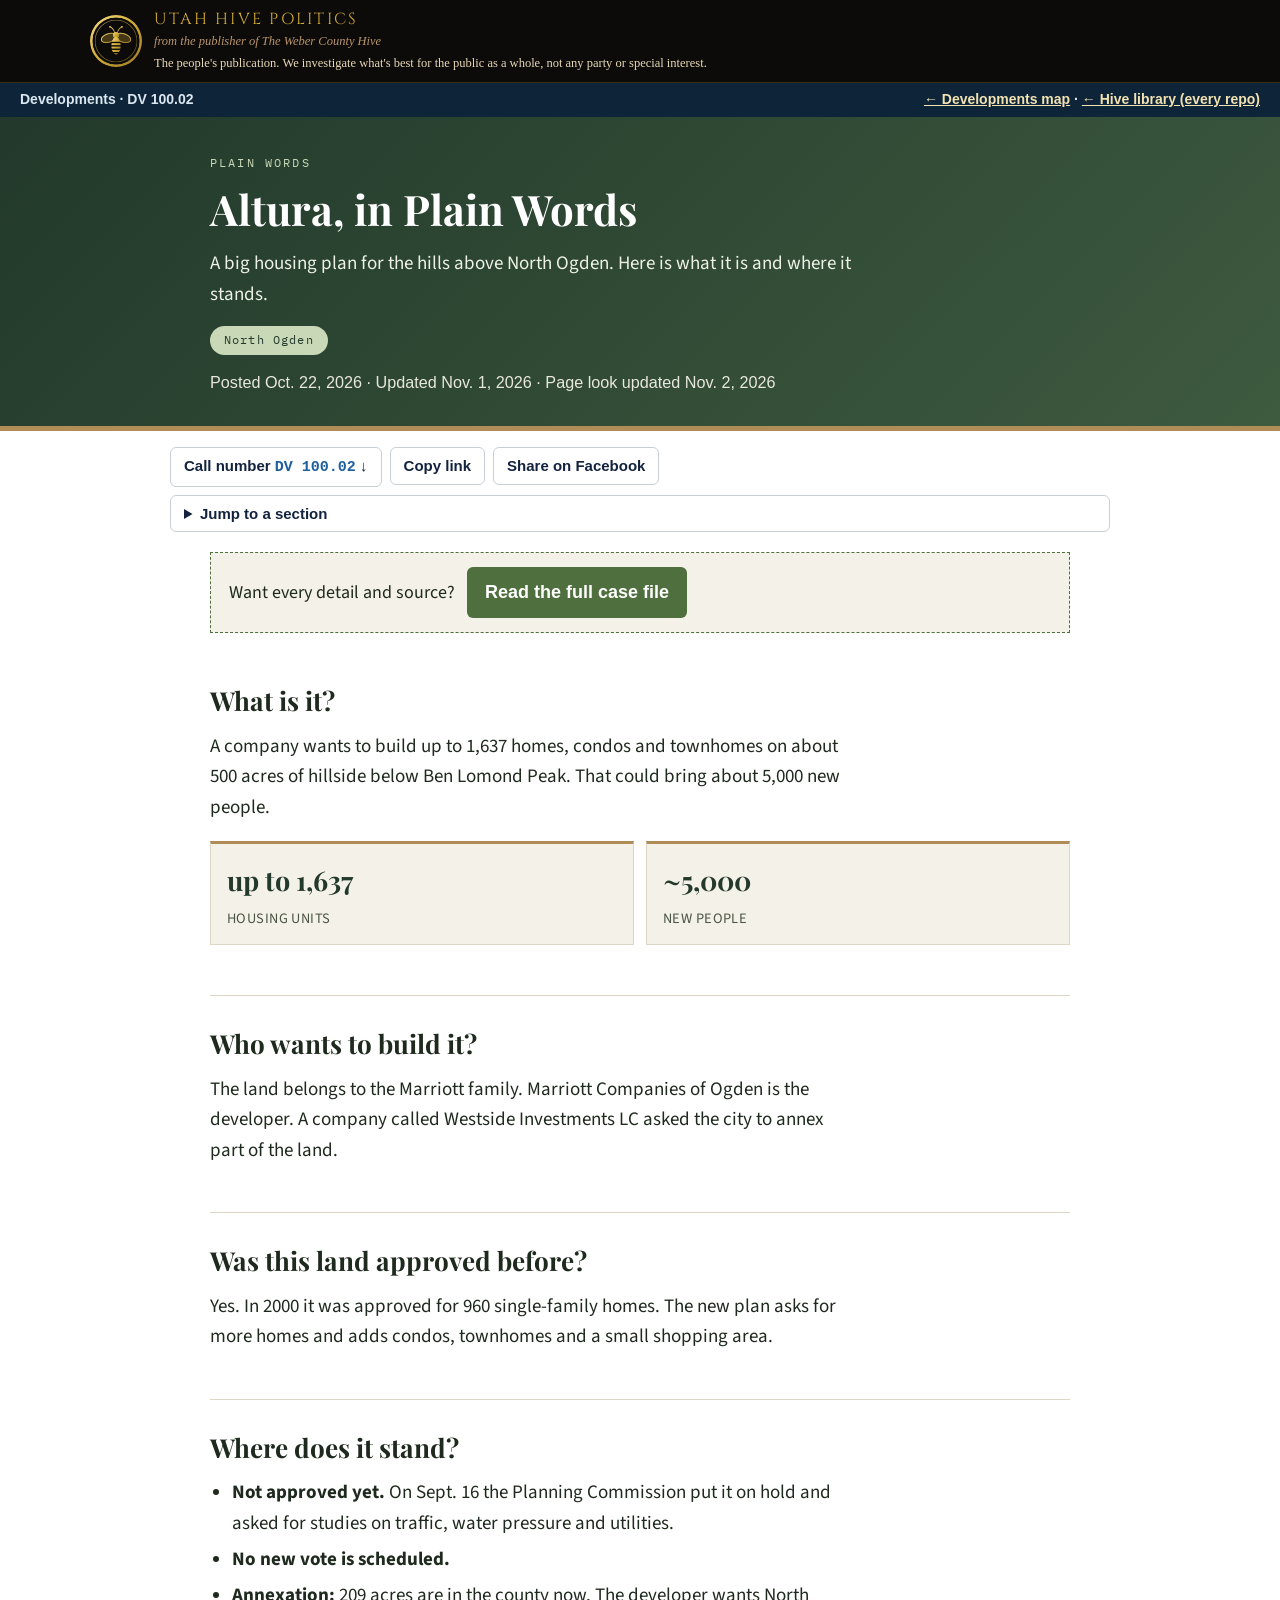
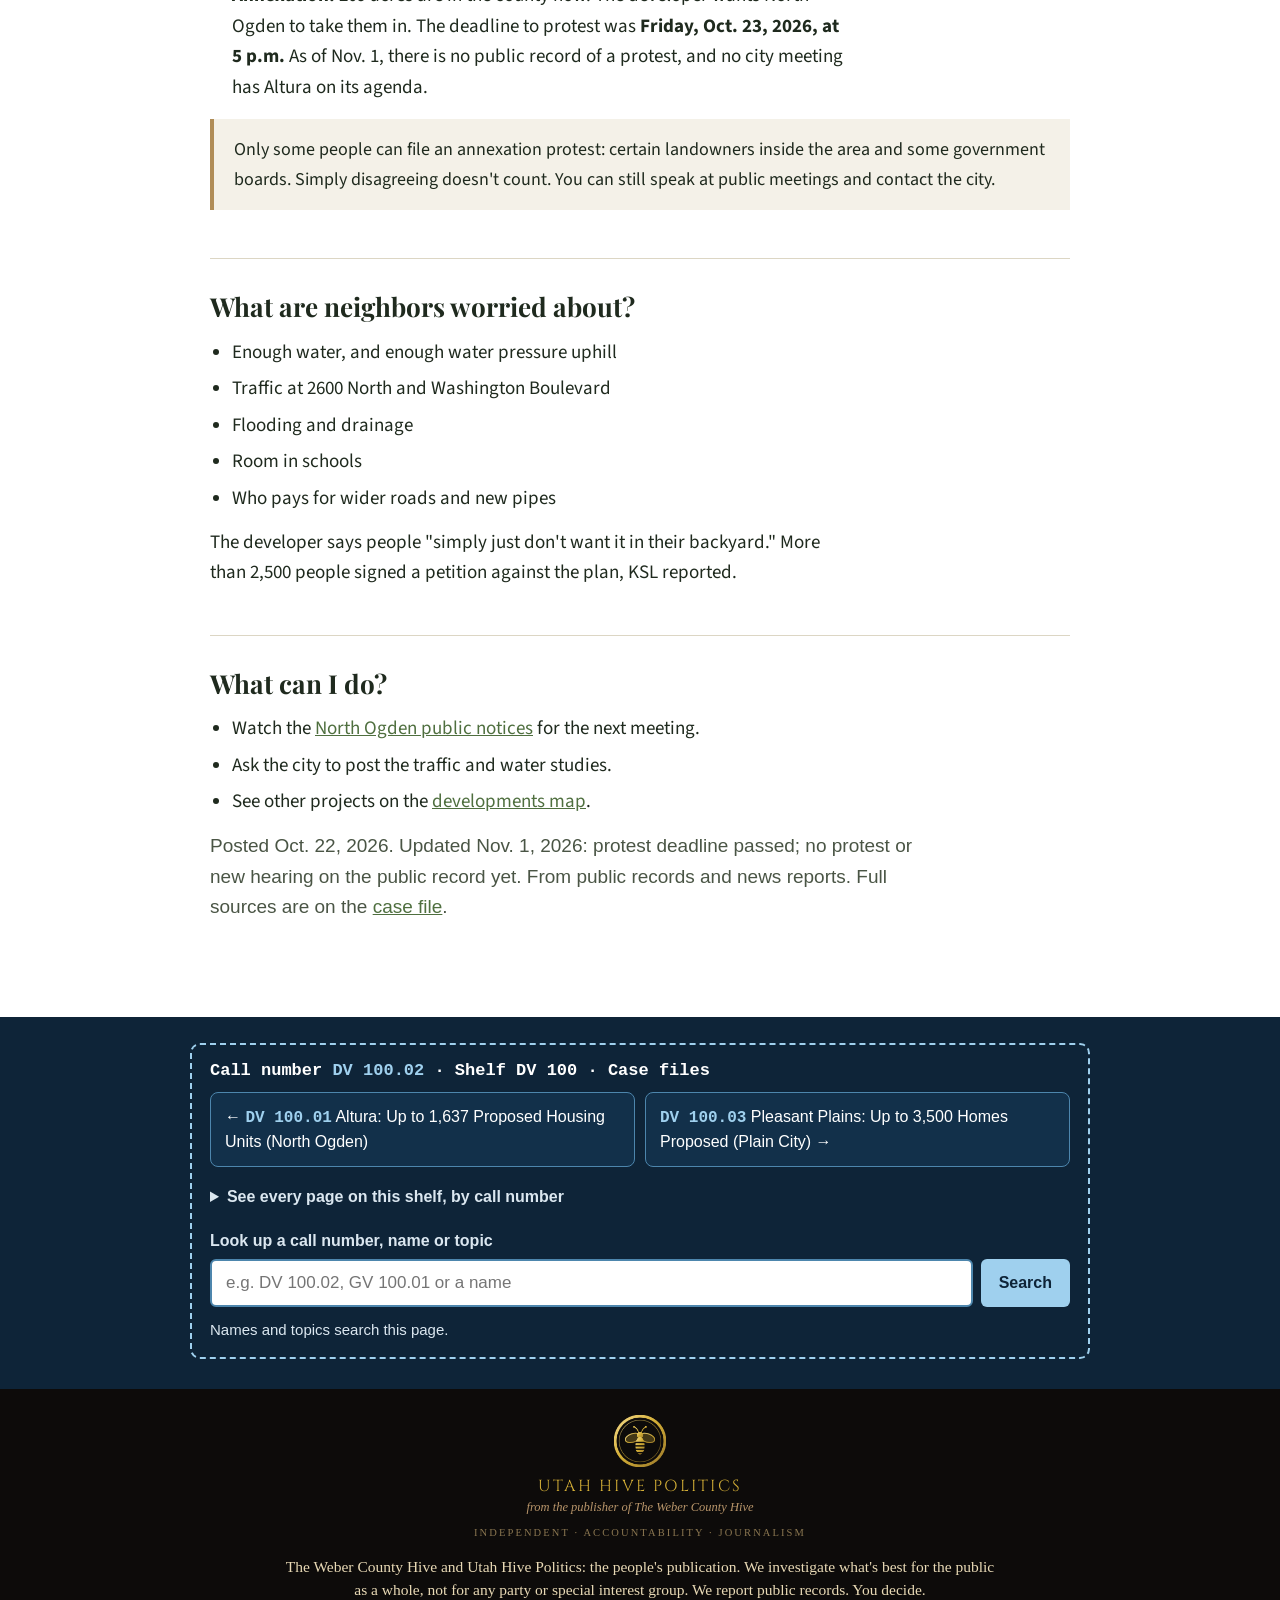
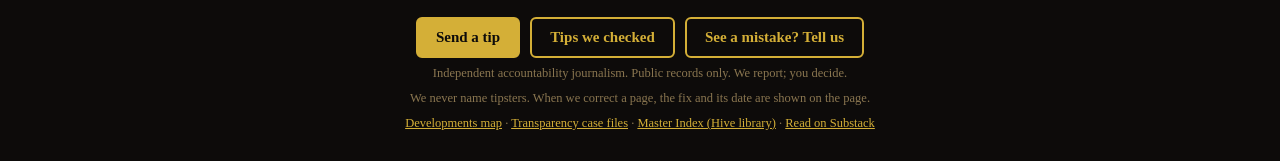
<file: altura-plain.html>
<!DOCTYPE html>
<html lang="en">
<head>
<meta charset="UTF-8">
<meta name="viewport" content="width=device-width, initial-scale=1.0">
<title>Altura in Plain Words | The Weber County Hive</title>
<meta name="description" content="The Altura housing plan in North Ogden, explained in plain words.">
<meta property="og:type" content="article">
<meta property="og:title" content="Altura, in Plain Words">
<meta property="og:description" content="A big housing plan for the hills above North Ogden, explained simply.">
<meta property="og:url" content="https://weber-county-hive.github.io/developments/altura-plain.html">
<meta property="og:image" content="https://weber-county-hive.github.io/developments/altura-social.jpg">
<meta name="twitter:card" content="summary_large_image">
<link rel="icon" type="image/png" href="hive-bee.png">
<link rel="stylesheet" href="style.css">
<style>
.hbx-top{margin:0}
.hb-bar{background:#0d0b0a;border-bottom:1px solid #3a2f1c;padding:10px 20px}
.hb-bar a{display:flex;align-items:center;gap:12px;max-width:1100px;margin:0 auto;text-decoration:none}
.hb-bar img{width:52px;height:52px;border-radius:4px;display:block;flex:none}
.hb-name{font-family:'Cinzel','Trajan Pro',Georgia,serif;color:#d4af37;font-size:16px;letter-spacing:.14em;text-transform:uppercase;line-height:1.2;display:block}
.hb-sub{font-family:Georgia,serif;font-style:italic;color:#b8956a;font-size:12.5px;display:block;margin-top:2px}
.hb-line-top{font-family:Georgia,serif;color:#e8d9b5;font-size:12.5px;display:block;margin-top:3px;line-height:1.4}
.hbx-slim{background:#0e2438;color:#dbe7f0;font:600 14px/1.4 Arial,sans-serif;padding:7px 20px;display:flex;justify-content:space-between;gap:10px;flex-wrap:wrap}
.hbx-slim a{color:#F3E3B3;text-decoration:underline}
.hb-foot{background:#0d0b0a;color:#b8956a;text-align:center;padding:26px 20px 30px;font-family:Georgia,serif;line-height:1.5}
.hb-foot img{width:52px;height:52px;display:block;margin:0 auto 10px}
.hb-foot .hb-name,.hb-foot .hb-sub{display:block}
.hb-foot .hb-tag{font-size:10.5px;letter-spacing:.2em;text-transform:uppercase;color:#8a7650;margin-top:8px;display:block}
.hb-line{max-width:720px;margin:14px auto 0;color:#e8d9b5;font-size:15.5px;line-height:1.5}
.hb-tips{margin:16px 0 4px;display:flex;gap:10px;justify-content:center;flex-wrap:wrap}
.hb-btn{display:inline-block;border:2px solid #d4af37;background:#d4af37;color:#0d0b0a!important;font:700 15px Georgia,serif;padding:10px 18px;border-radius:6px;text-decoration:none!important}
.hb-btn2{background:transparent;color:#d4af37!important}
.hb-small{font-size:12.5px;color:#8a7650;margin:6px 0 0}
.hb-small a{color:#d4af37;text-decoration:underline}
.hb-foot p{max-width:720px;margin-left:auto!important;margin-right:auto!important}
.hbx-tools{max-width:980px;margin:14px auto 4px;padding:0 20px;display:flex;flex-wrap:wrap;gap:8px;align-items:flex-start;font-family:Arial,sans-serif;position:relative;z-index:2}
.hbx-tool{display:inline-block;font:700 15px Arial,sans-serif;color:#13233F!important;background:#fff;border:1px solid #c8cfd6;border-radius:6px;padding:9px 13px;text-decoration:none!important;cursor:pointer;line-height:1.2}
.hbx-tool:hover{border-color:#13233F}.hbx-cnchip b{color:#1f5f9e;font-family:ui-monospace,Menlo,monospace}
.hbx-jump{flex-basis:100%;order:5;border:1px solid #c8cfd6;border-radius:6px;background:#fff;color:#13233F}.hbx-jump summary{cursor:pointer;padding:9px 13px;font:700 15px Arial,sans-serif}
.hbx-jump ol{margin:0;padding:4px 16px 12px 36px}.hbx-jump li{margin:6px 0;font-size:16.5px}.hbx-jump a{color:#13233F}
.hbx-shelfwrap{background:#0e2438;color:#dbe7f0;padding:26px 20px 30px;font:16px/1.5 Arial,sans-serif;margin-top:48px;position:relative;z-index:1}
.hbx-shelfwrap .in{max-width:900px;margin:0 auto}
.hbx-shelf{border:2px dashed #9fd0ee;border-radius:10px;padding:16px 18px}
.hbx-cn-big{font:600 17px ui-monospace,Menlo,monospace;margin-bottom:12px;color:#fff}.hbx-cn-big b{color:#9fd0ee}
.hbx-nav{display:flex;justify-content:space-between;gap:10px;flex-wrap:wrap;margin-bottom:12px}
.hbx-nav-btn{flex:1;min-width:220px;background:#12304a;border:1px solid #4d86ad;border-radius:8px;padding:12px 14px;color:#fff!important;text-decoration:none!important;font-size:16px}.hbx-nav-btn b{color:#9fd0ee;font-family:ui-monospace,Menlo,monospace}.hbx-off{opacity:.5}
.hbx-list summary{cursor:pointer;font-weight:700;padding:6px 0}.hbx-list ol{list-style:none;margin:6px 0 0;padding:0}.hbx-list li{padding:6px 0;border-bottom:1px solid #2b4a63}.hbx-list a{color:#fff!important;text-decoration:none}
.hbx-shelf-head{color:#9fd0ee;font:600 13px ui-monospace,Menlo,monospace;letter-spacing:.1em}.hbx-cn{font-family:ui-monospace,Menlo,monospace;color:#9fd0ee;margin-right:6px}
.hbx-find{margin:14px 0 4px}.hbx-find label{display:block;font-weight:700;margin-bottom:6px}.hbx-find div{display:flex;gap:8px;flex-wrap:wrap}.hbx-find input{flex:1;min-width:0;width:100%;padding:12px 14px;font-size:17px;border:2px solid #4d86ad;border-radius:6px;color:#13233F;background:#fff}.hbx-find button{padding:12px 18px;font-size:16px;font-weight:700;background:#9fd0ee;color:#0e2438;border:0;border-radius:6px;cursor:pointer}
.hbx-search{font-size:15px;margin-top:12px}.hbx-search a,.hbx-search b{color:#9fd0ee}
.hbx-totop{display:none;position:fixed;right:16px;bottom:16px;z-index:50;background:#0e2438;color:#fff!important;border:2px solid #9fd0ee;border-radius:24px;padding:10px 16px;font:700 15px Arial,sans-serif;text-decoration:none!important;box-shadow:0 2px 8px rgba(0,0,0,.25)}
.hbx-dates{font-family:ui-monospace,Menlo,monospace;font-size:13px}
@media(max-width:600px){.hb-bar img{width:38px;height:38px}.hb-line-top{font-size:11.5px}}
@media print{.hbx-tools,.hbx-totop{display:none}}
/* Hive library standard (Nov. 2, 2026) */
.hb-foot .hb-name{font-size:16px}
.hb-foot .hb-sub{font-size:12.5px}
.hbx-tools{margin-top:16px;margin-bottom:14px}
.hbx-shelfwrap+.hb-foot{margin-top:0}
.hbx-shelf details.hbx-list li,.hbx-shelf details.hbx-list p{font-size:16px!important}
.hb-bar img[src="hive-bee.png"]{border-radius:50%}
li a,td a,p a{overflow-wrap:anywhere}
/* Larger reading text to match the other Hive repos */
.wrap p:not(.hs-date),.wrap li,.dek{font-size:19px!important;line-height:1.6}
.wrap td,.wrap th,.wrap figcaption,.wrap .note,.wrap small{font-size:17px!important}
.dev .where{font-size:17px!important}
@media(max-width:700px){.wrap table{display:block;overflow-x:auto;max-width:100%}}
</style>
</head>
<body>
<div class="hbx-top"><div class="hb-bar"><a href="https://webercountyhive.substack.com/" target="_blank" rel="noopener"><img src="hive-bee.png" alt="The Hive bee seal"><span><span class="hb-name">Utah Hive Politics</span><span class="hb-sub">from the publisher of The Weber County Hive</span><span class="hb-line-top">The people's publication. We investigate what's best for the public as a whole, not any party or special interest.</span></span></a></div>
<div class="hbx-slim"><span>Developments · DV 100.02</span><span><a href="index.html">← Developments map</a> · <a href="https://weber-county-hive.github.io/-weber-county-hive-index/">← Hive library (every repo)</a></span></div></div>

<header class="band"><div class="wrap">
  <div class="kicker">Plain words</div>
  <h1 class="title">Altura, in Plain Words</h1>
  <p class="dek">A big housing plan for the hills above North Ogden. Here is what it is and where it stands.</p>
  <span class="caselabel">North Ogden</span>
  <p class="hs-date">Posted Oct. 22, 2026 · Updated Nov. 1, 2026 · Page look updated Nov. 2, 2026</p>
</div></header>

<div class="wrap">
<div class="hs-plain">Want every detail and source? <a class="hs-btn" href="altura.html">Read the full case file</a></div>

<section class="section">
  <h2>What is it?</h2>
  <p>A company wants to build up to 1,637 homes, condos and townhomes on about 500 acres of hillside below Ben Lomond Peak. That could bring about 5,000 new people.</p>
  <div class="stat-row">
    <div class="stat"><div class="num">up to 1,637</div><div class="label">Housing units</div></div>
    <div class="stat"><div class="num">~5,000</div><div class="label">New people</div></div>
  </div>
</section>

<section class="section">
  <h2>Who wants to build it?</h2>
  <p>The land belongs to the Marriott family. Marriott Companies of Ogden is the developer. A company called Westside Investments LC asked the city to annex part of the land.</p>
</section>

<section class="section">
  <h2>Was this land approved before?</h2>
  <p>Yes. In 2000 it was approved for 960 single-family homes. The new plan asks for more homes and adds condos, townhomes and a small shopping area.</p>
</section>

<section class="section">
  <h2>Where does it stand?</h2>
  <ul>
    <li><b>Not approved yet.</b> On Sept. 16 the Planning Commission put it on hold and asked for studies on traffic, water pressure and utilities.</li>
    <li><b>No new vote is scheduled.</b></li>
    <li><b>Annexation:</b> 209 acres are in the county now. The developer wants North Ogden to take them in. The deadline to protest was <b>Friday, Oct. 23, 2026, at 5 p.m.</b> As of Nov. 1, there is no public record of a protest, and no city meeting has Altura on its agenda.</li>
  </ul>
  <div class="callout">Only some people can file an annexation protest: certain landowners inside the area and some government boards. Simply disagreeing doesn't count. You can still speak at public meetings and contact the city.</div>
</section>

<section class="section">
  <h2>What are neighbors worried about?</h2>
  <ul>
    <li>Enough water, and enough water pressure uphill</li>
    <li>Traffic at 2600 North and Washington Boulevard</li>
    <li>Flooding and drainage</li>
    <li>Room in schools</li>
    <li>Who pays for wider roads and new pipes</li>
  </ul>
  <p>The developer says people "simply just don't want it in their backyard." More than 2,500 people signed a petition against the plan, KSL reported.</p>
</section>

<section class="section" style="border-bottom:none">
  <h2>What can I do?</h2>
  <ul>
    <li>Watch the <a href="https://www.northogdencity.com/government/city_council/public_notices.php">North Ogden public notices</a> for the next meeting.</li>
    <li>Ask the city to post the traffic and water studies.</li>
    <li>See other projects on the <a href="index.html">developments map</a>.</li>
  </ul>
  <p class="hs-updates">Posted Oct. 22, 2026. Updated Nov. 1, 2026: protest deadline passed; no protest or new hearing on the public record yet. From public records and news reports. Full sources are on the <a href="altura.html#sources">case file</a>.</p>
</section>
</div>

<div class="hbx-shelfwrap"><div class="in"><div class="hbx-shelf" id="hbx-shelf"></div></div></div>
<div class="hb-foot"><img src="hive-bee.png" alt=""><span class="hb-name">Utah Hive Politics</span><span class="hb-sub">from the publisher of The Weber County Hive</span><span class="hb-tag">Independent &middot; Accountability &middot; Journalism</span><p class="hb-line">The Weber County Hive and Utah Hive Politics: the people's publication. We investigate what's best for the public as a whole, not for any party or special interest group. We report public records. You decide.</p><p class="hb-tips"><a class="hb-btn" href="https://weber-county-hive.github.io/-weber-county-hive-index/tips.html#send">Send a tip</a><a class="hb-btn hb-btn2" href="https://weber-county-hive.github.io/-weber-county-hive-index/tips.html">Tips we checked</a><a class="hb-btn hb-btn2" href="https://weber-county-hive.github.io/-weber-county-hive-index/tips.html#send">See a mistake? Tell us</a></p><p class="hb-small">Independent accountability journalism. Public records only. We report; you decide.</p><p class="hb-small">We never name tipsters. When we correct a page, the fix and its date are shown on the page.</p><p class="hb-small"><a href="index.html">Developments map</a> · <a href="https://weber-county-hive.github.io/Transparency/">Transparency case files</a> · <a href="https://weber-county-hive.github.io/-weber-county-hive-index/">Master Index (Hive library)</a> · <a href="https://webercountyhive.substack.com/">Read on Substack</a></p></div>
<script src="dv-shelf.js?v=1"></script>
<script data-goatcounter="https://weberhive.goatcounter.com/count" async src="//gc.zgo.at/count.js"></script>
</body>
</html>
</file>
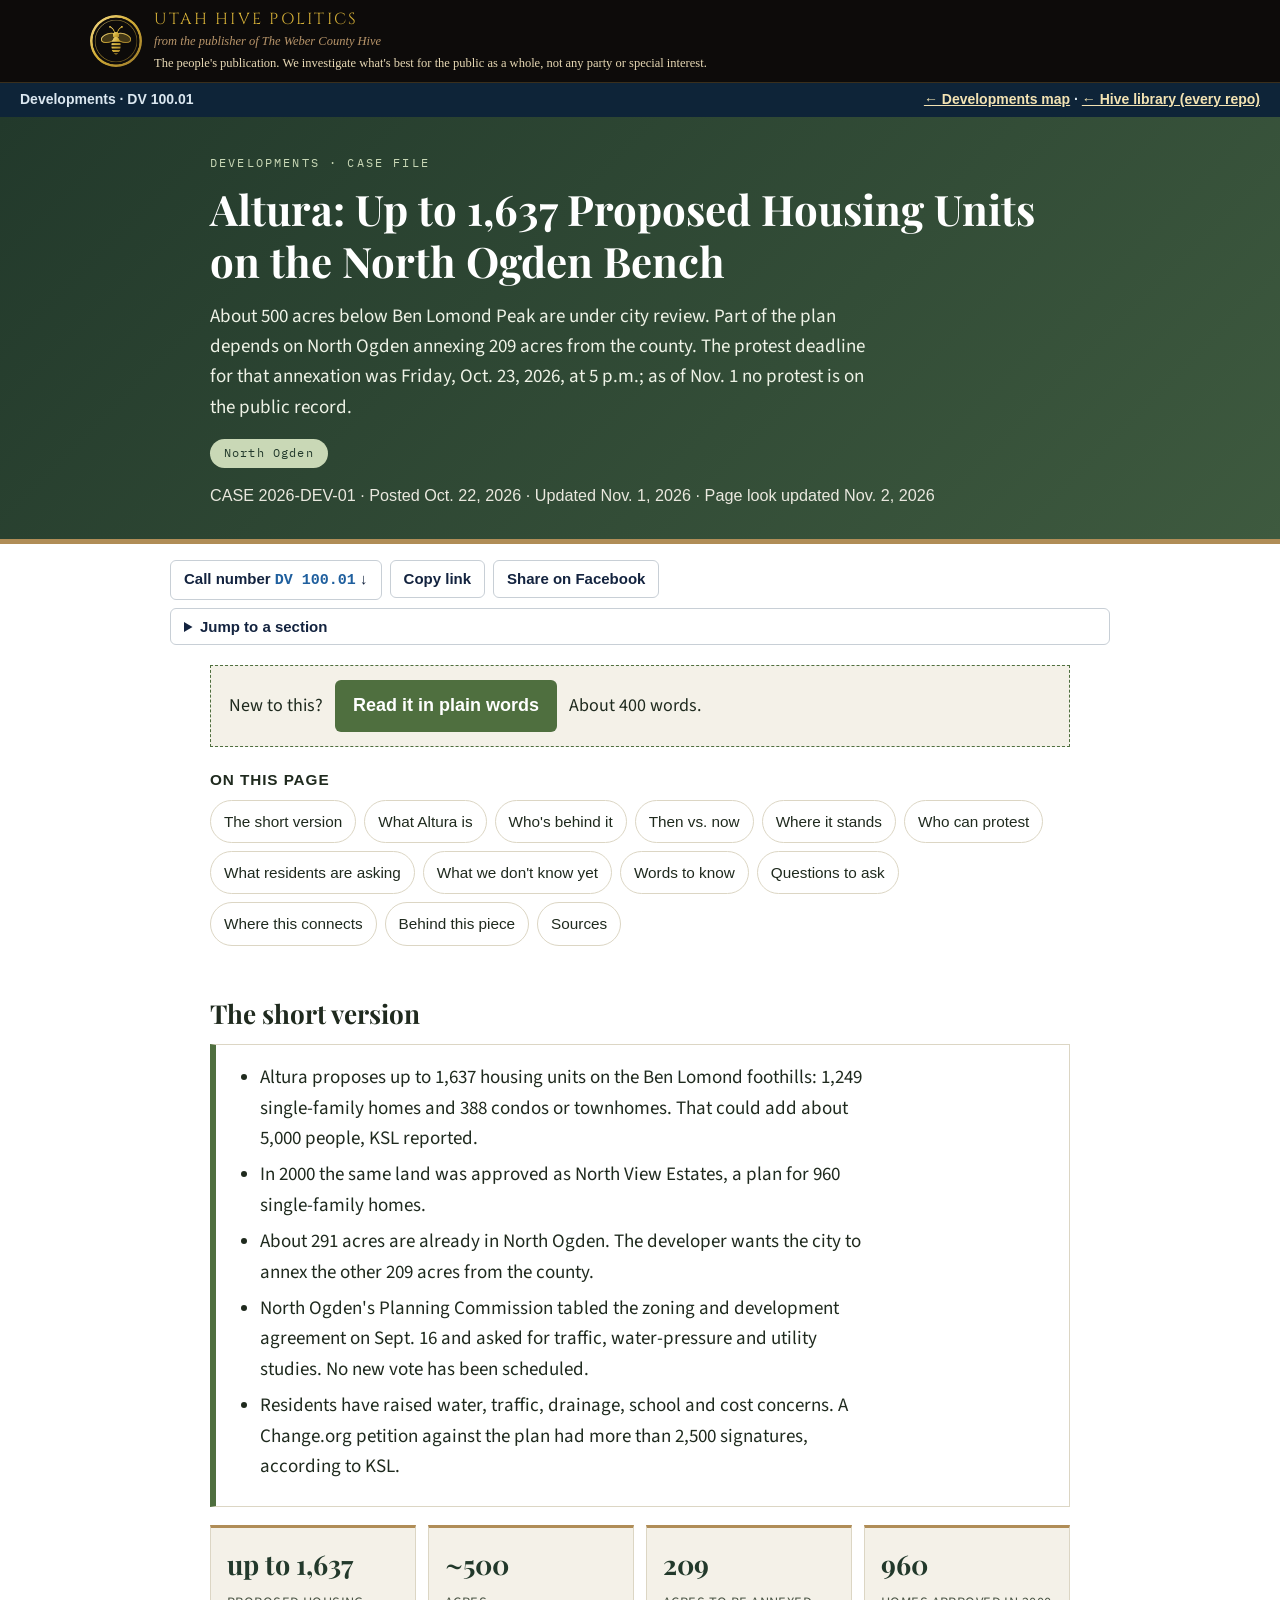
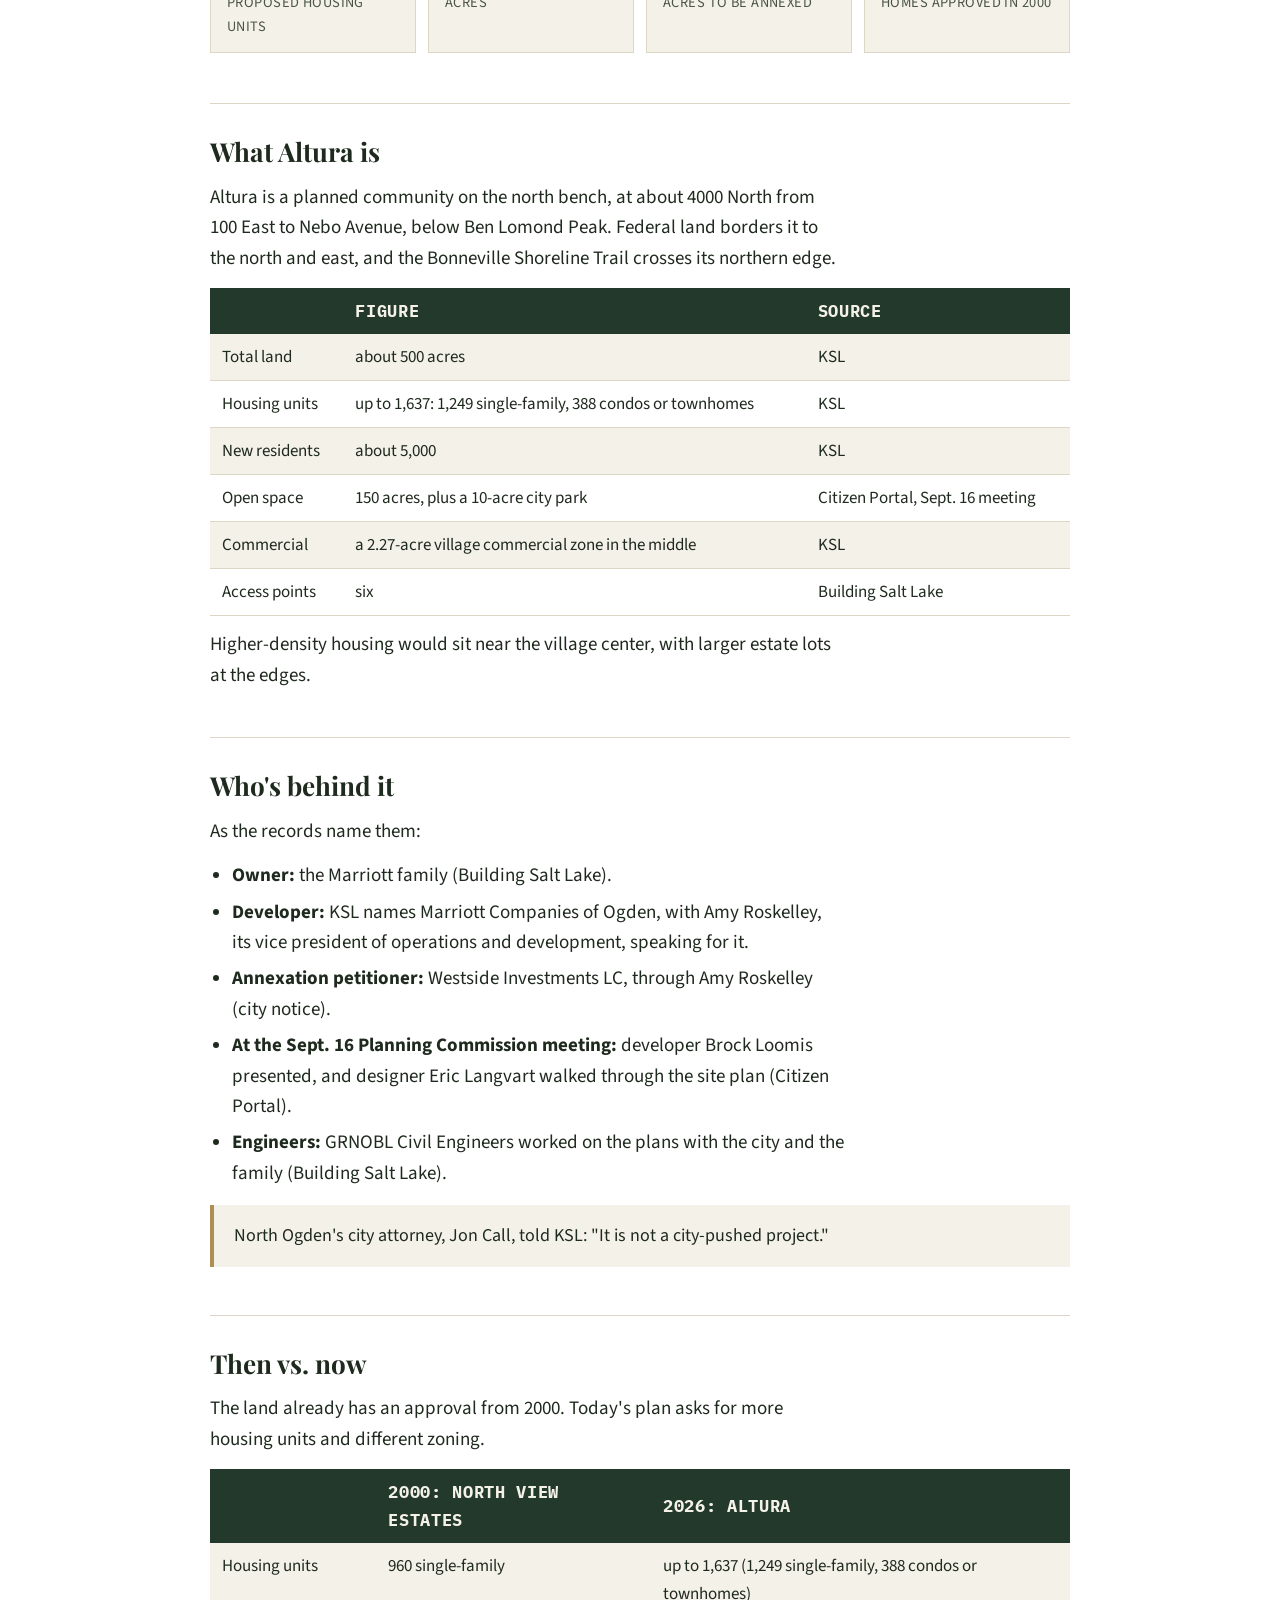
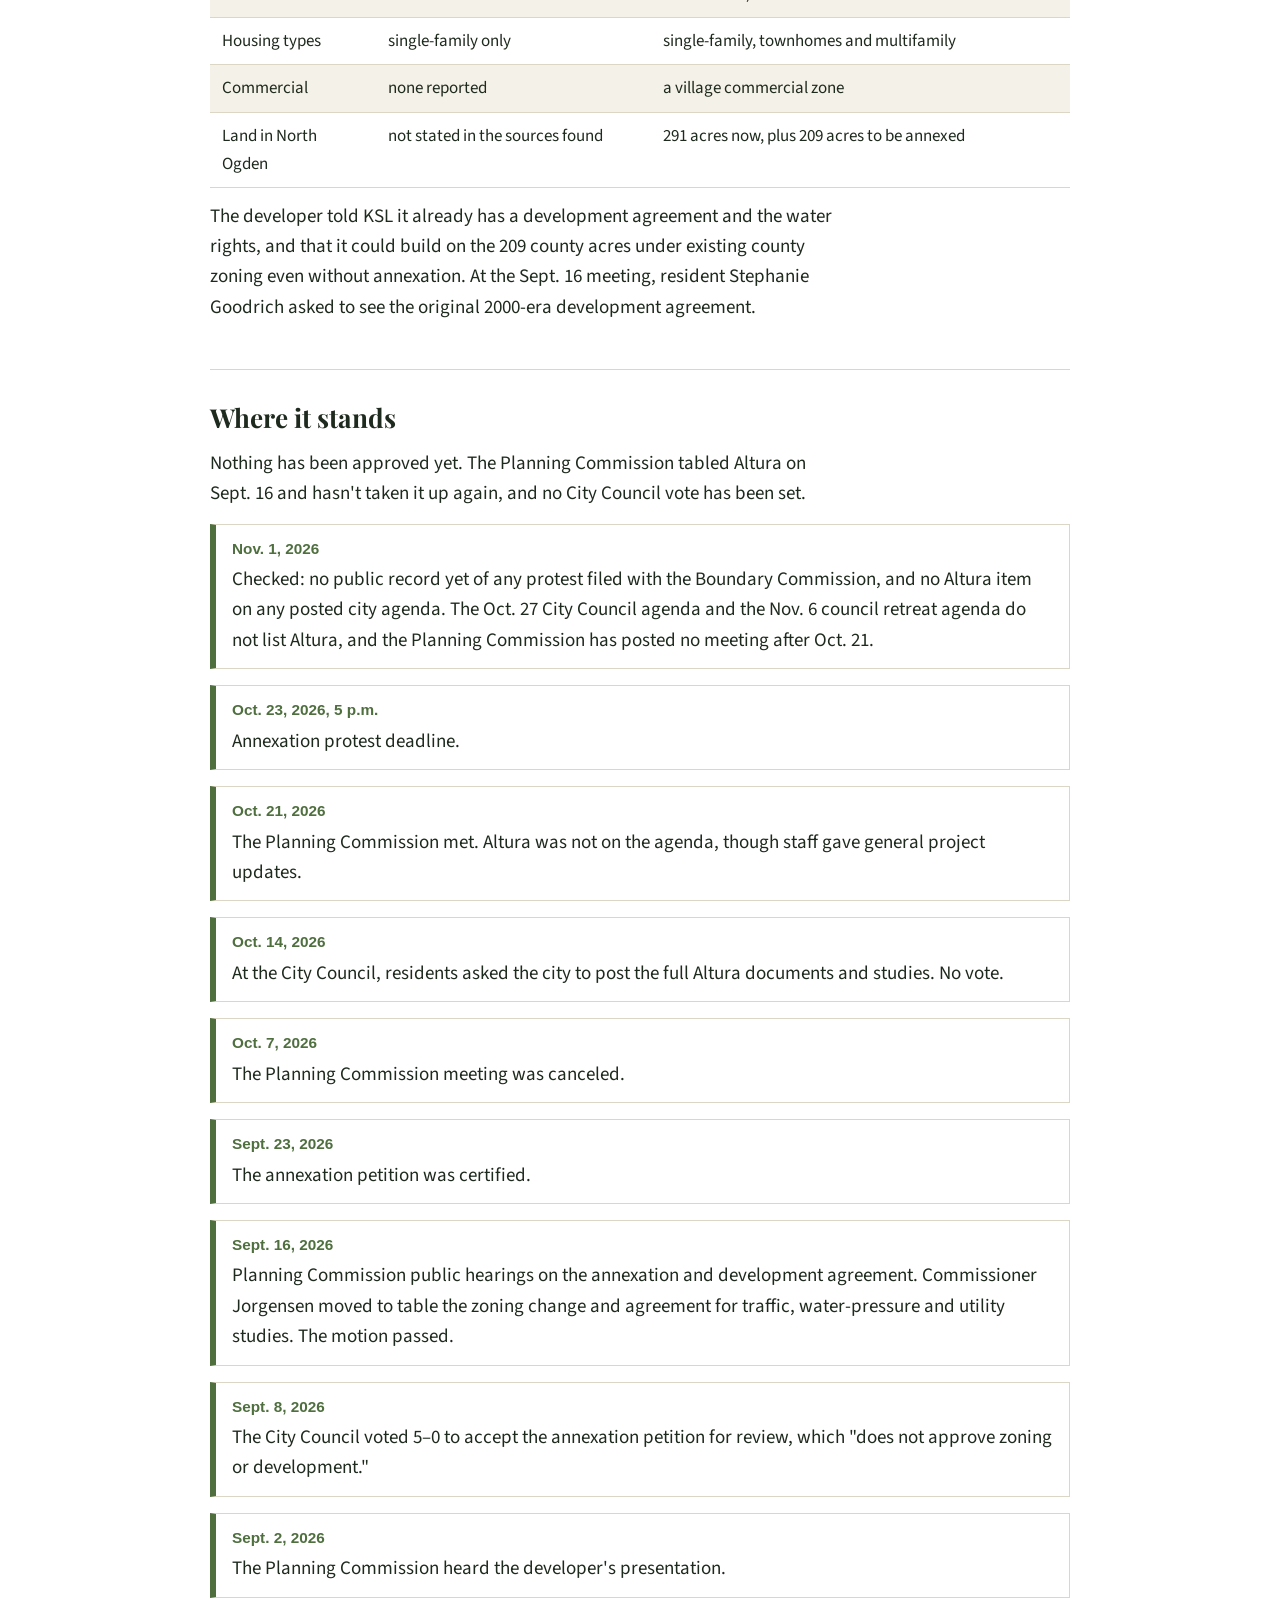
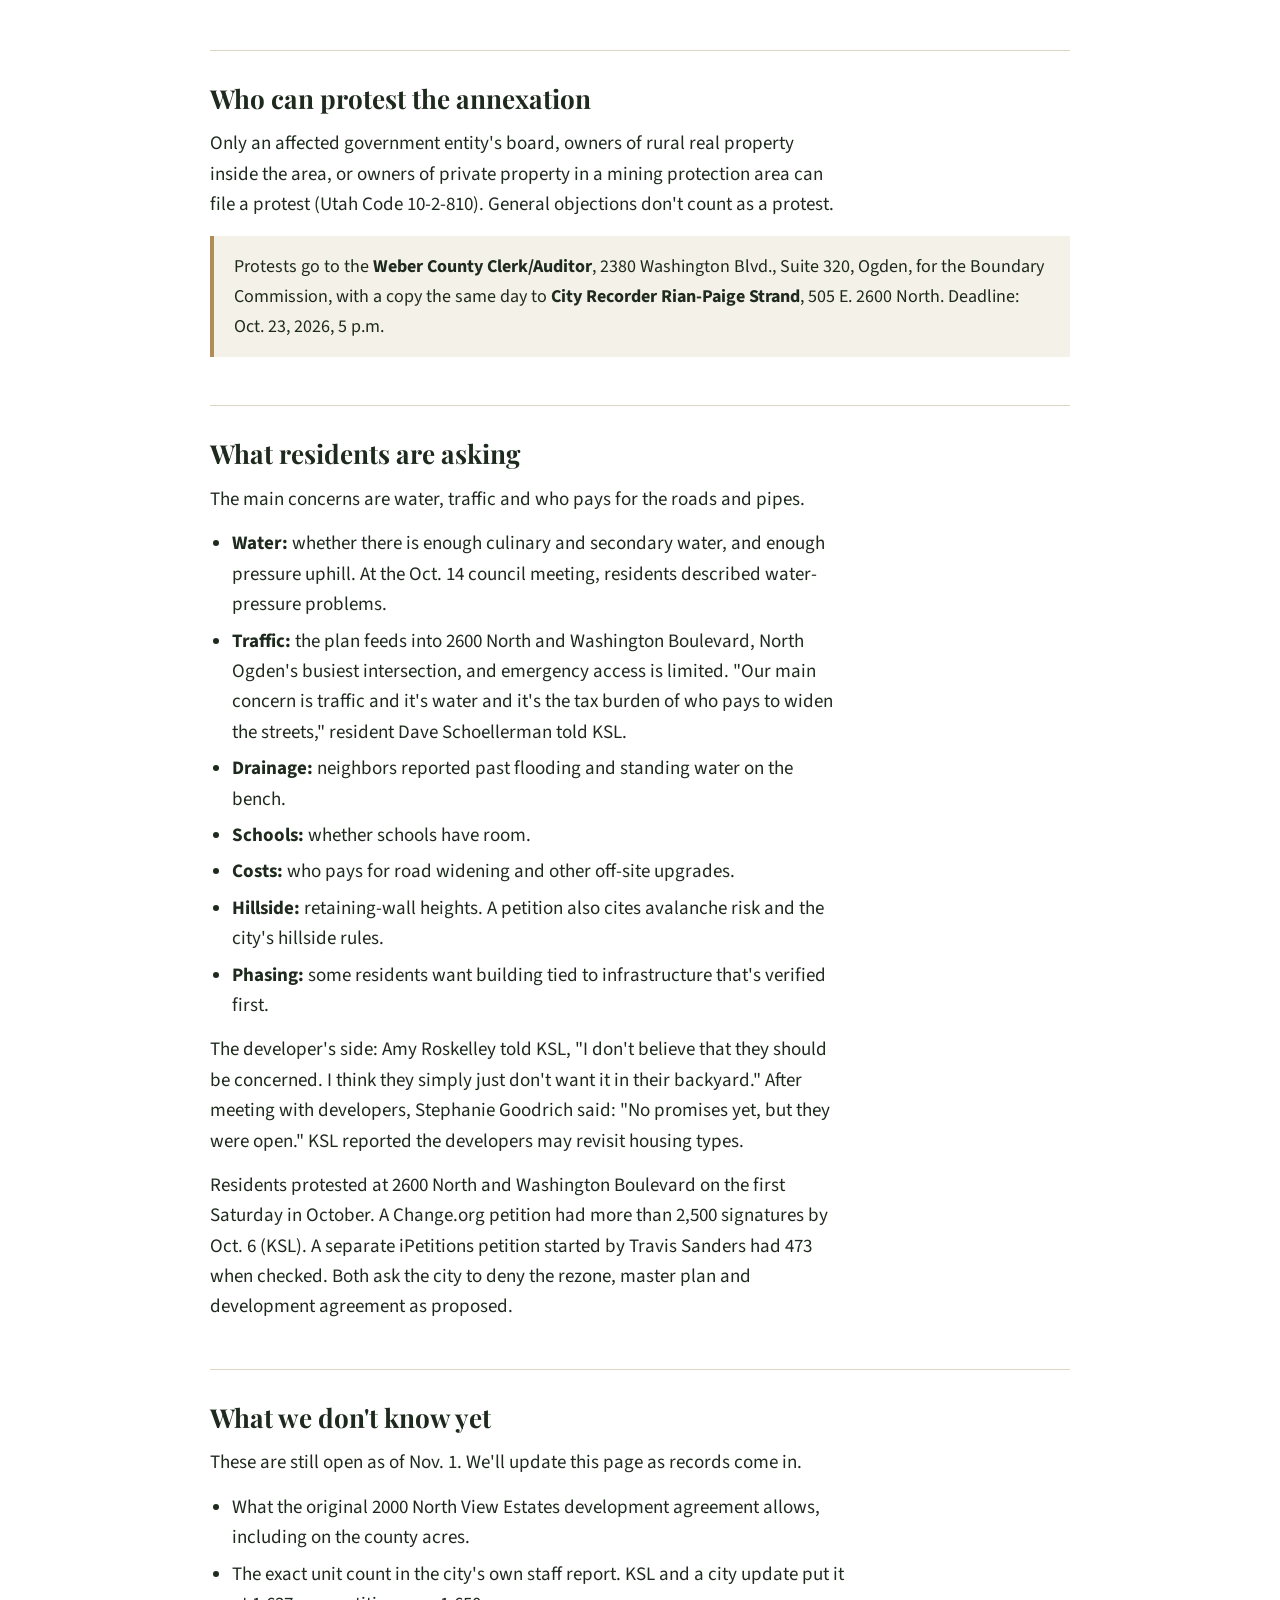
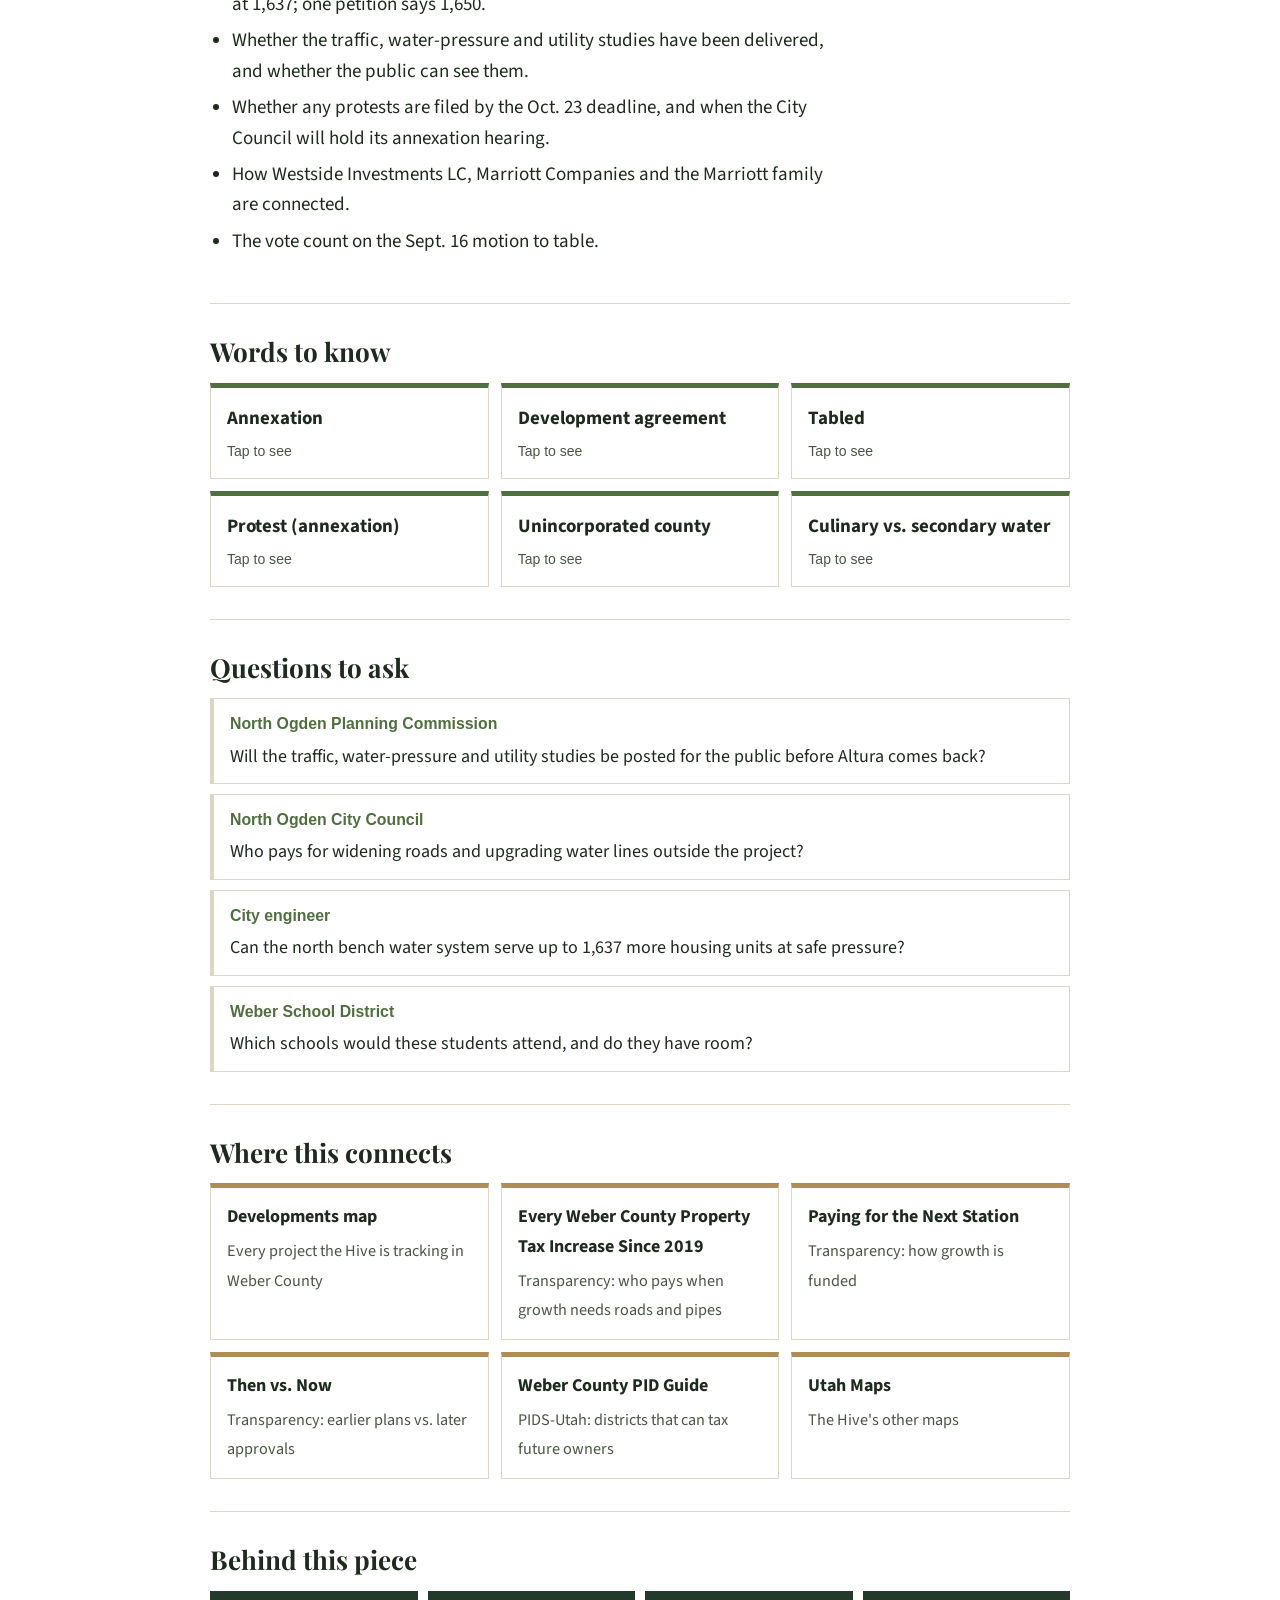
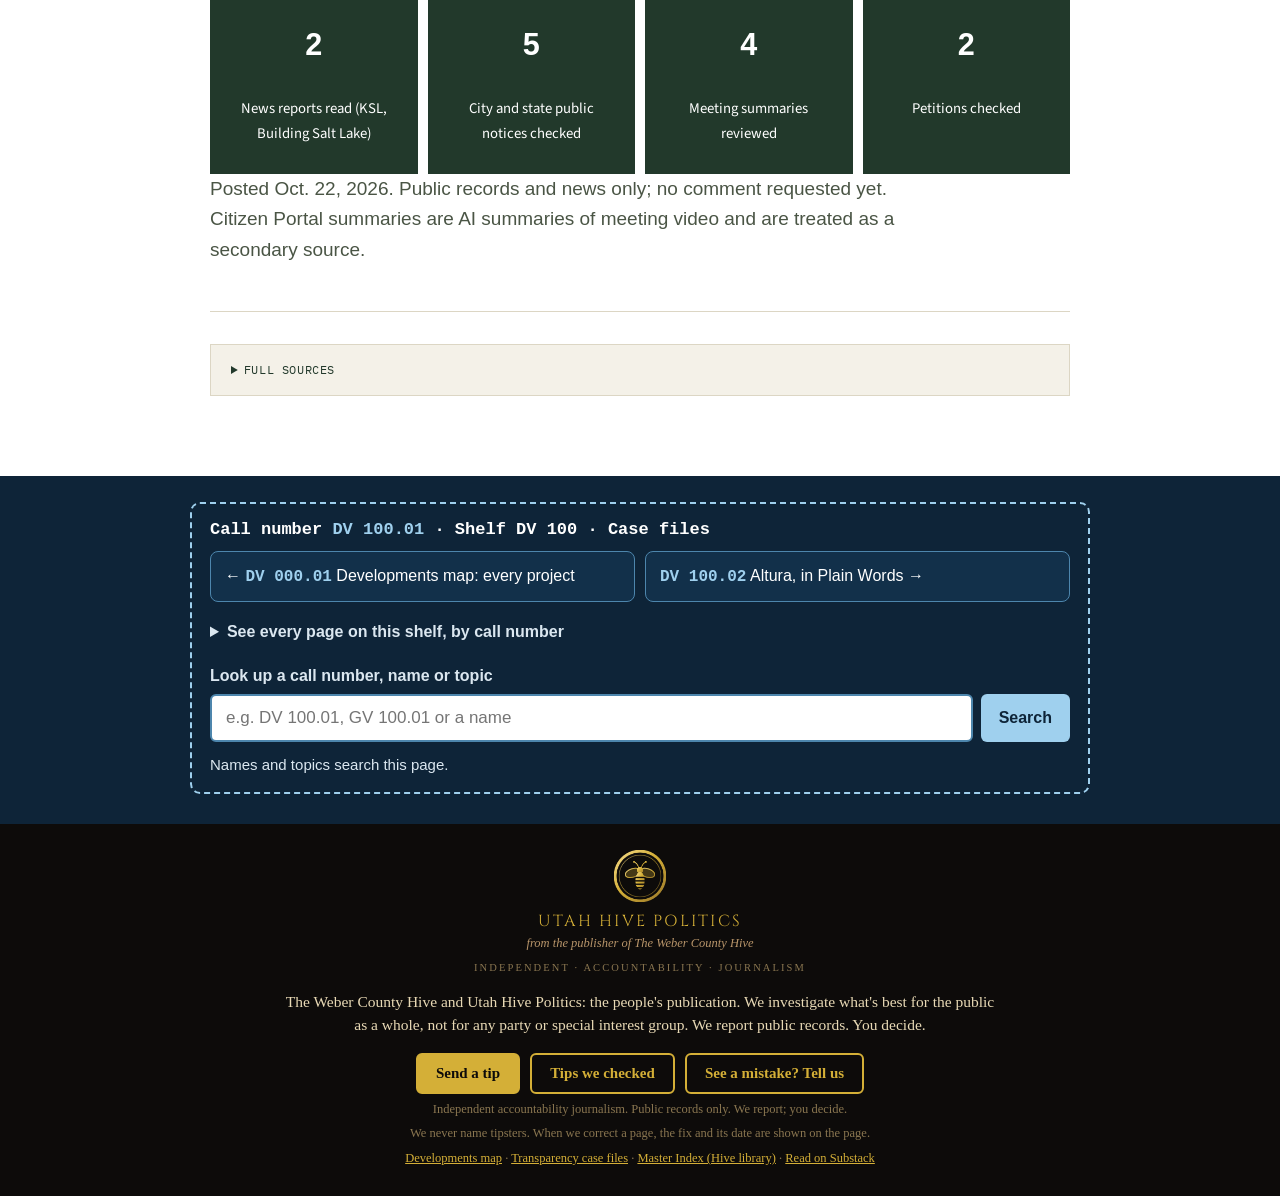
<file: altura.html>
<!DOCTYPE html>
<html lang="en">
<head>
<meta charset="UTF-8">
<meta name="viewport" content="width=device-width, initial-scale=1.0">
<title>Altura: Up to 1,637 Proposed Housing Units | The Weber County Hive</title>
<meta name="description" content="Altura proposes up to 1,637 housing units on about 500 acres of the North Ogden bench. What it is, who is behind it, where it stands and what is still unknown.">
<meta property="og:type" content="article">
<meta property="og:title" content="Altura: Up to 1,637 Proposed Housing Units on the North Ogden Bench">
<meta property="og:description" content="About 500 acres, 209 to be annexed, tabled Sept. 16. What's proposed, who's behind it and where it stands.">
<meta property="og:url" content="https://weber-county-hive.github.io/developments/altura.html">
<meta property="og:image" content="https://weber-county-hive.github.io/developments/altura-social.jpg">
<meta name="twitter:card" content="summary_large_image">
<link rel="icon" type="image/png" href="hive-bee.png">
<link rel="stylesheet" href="style.css">
<style>
.hbx-top{margin:0}
.hb-bar{background:#0d0b0a;border-bottom:1px solid #3a2f1c;padding:10px 20px}
.hb-bar a{display:flex;align-items:center;gap:12px;max-width:1100px;margin:0 auto;text-decoration:none}
.hb-bar img{width:52px;height:52px;border-radius:4px;display:block;flex:none}
.hb-name{font-family:'Cinzel','Trajan Pro',Georgia,serif;color:#d4af37;font-size:16px;letter-spacing:.14em;text-transform:uppercase;line-height:1.2;display:block}
.hb-sub{font-family:Georgia,serif;font-style:italic;color:#b8956a;font-size:12.5px;display:block;margin-top:2px}
.hb-line-top{font-family:Georgia,serif;color:#e8d9b5;font-size:12.5px;display:block;margin-top:3px;line-height:1.4}
.hbx-slim{background:#0e2438;color:#dbe7f0;font:600 14px/1.4 Arial,sans-serif;padding:7px 20px;display:flex;justify-content:space-between;gap:10px;flex-wrap:wrap}
.hbx-slim a{color:#F3E3B3;text-decoration:underline}
.hb-foot{background:#0d0b0a;color:#b8956a;text-align:center;padding:26px 20px 30px;font-family:Georgia,serif;line-height:1.5}
.hb-foot img{width:52px;height:52px;display:block;margin:0 auto 10px}
.hb-foot .hb-name,.hb-foot .hb-sub{display:block}
.hb-foot .hb-tag{font-size:10.5px;letter-spacing:.2em;text-transform:uppercase;color:#8a7650;margin-top:8px;display:block}
.hb-line{max-width:720px;margin:14px auto 0;color:#e8d9b5;font-size:15.5px;line-height:1.5}
.hb-tips{margin:16px 0 4px;display:flex;gap:10px;justify-content:center;flex-wrap:wrap}
.hb-btn{display:inline-block;border:2px solid #d4af37;background:#d4af37;color:#0d0b0a!important;font:700 15px Georgia,serif;padding:10px 18px;border-radius:6px;text-decoration:none!important}
.hb-btn2{background:transparent;color:#d4af37!important}
.hb-small{font-size:12.5px;color:#8a7650;margin:6px 0 0}
.hb-small a{color:#d4af37;text-decoration:underline}
.hb-foot p{max-width:720px;margin-left:auto!important;margin-right:auto!important}
.hbx-tools{max-width:980px;margin:14px auto 4px;padding:0 20px;display:flex;flex-wrap:wrap;gap:8px;align-items:flex-start;font-family:Arial,sans-serif;position:relative;z-index:2}
.hbx-tool{display:inline-block;font:700 15px Arial,sans-serif;color:#13233F!important;background:#fff;border:1px solid #c8cfd6;border-radius:6px;padding:9px 13px;text-decoration:none!important;cursor:pointer;line-height:1.2}
.hbx-tool:hover{border-color:#13233F}.hbx-cnchip b{color:#1f5f9e;font-family:ui-monospace,Menlo,monospace}
.hbx-jump{flex-basis:100%;order:5;border:1px solid #c8cfd6;border-radius:6px;background:#fff;color:#13233F}.hbx-jump summary{cursor:pointer;padding:9px 13px;font:700 15px Arial,sans-serif}
.hbx-jump ol{margin:0;padding:4px 16px 12px 36px}.hbx-jump li{margin:6px 0;font-size:16.5px}.hbx-jump a{color:#13233F}
.hbx-shelfwrap{background:#0e2438;color:#dbe7f0;padding:26px 20px 30px;font:16px/1.5 Arial,sans-serif;margin-top:48px;position:relative;z-index:1}
.hbx-shelfwrap .in{max-width:900px;margin:0 auto}
.hbx-shelf{border:2px dashed #9fd0ee;border-radius:10px;padding:16px 18px}
.hbx-cn-big{font:600 17px ui-monospace,Menlo,monospace;margin-bottom:12px;color:#fff}.hbx-cn-big b{color:#9fd0ee}
.hbx-nav{display:flex;justify-content:space-between;gap:10px;flex-wrap:wrap;margin-bottom:12px}
.hbx-nav-btn{flex:1;min-width:220px;background:#12304a;border:1px solid #4d86ad;border-radius:8px;padding:12px 14px;color:#fff!important;text-decoration:none!important;font-size:16px}.hbx-nav-btn b{color:#9fd0ee;font-family:ui-monospace,Menlo,monospace}.hbx-off{opacity:.5}
.hbx-list summary{cursor:pointer;font-weight:700;padding:6px 0}.hbx-list ol{list-style:none;margin:6px 0 0;padding:0}.hbx-list li{padding:6px 0;border-bottom:1px solid #2b4a63}.hbx-list a{color:#fff!important;text-decoration:none}
.hbx-shelf-head{color:#9fd0ee;font:600 13px ui-monospace,Menlo,monospace;letter-spacing:.1em}.hbx-cn{font-family:ui-monospace,Menlo,monospace;color:#9fd0ee;margin-right:6px}
.hbx-find{margin:14px 0 4px}.hbx-find label{display:block;font-weight:700;margin-bottom:6px}.hbx-find div{display:flex;gap:8px;flex-wrap:wrap}.hbx-find input{flex:1;min-width:0;width:100%;padding:12px 14px;font-size:17px;border:2px solid #4d86ad;border-radius:6px;color:#13233F;background:#fff}.hbx-find button{padding:12px 18px;font-size:16px;font-weight:700;background:#9fd0ee;color:#0e2438;border:0;border-radius:6px;cursor:pointer}
.hbx-search{font-size:15px;margin-top:12px}.hbx-search a,.hbx-search b{color:#9fd0ee}
.hbx-totop{display:none;position:fixed;right:16px;bottom:16px;z-index:50;background:#0e2438;color:#fff!important;border:2px solid #9fd0ee;border-radius:24px;padding:10px 16px;font:700 15px Arial,sans-serif;text-decoration:none!important;box-shadow:0 2px 8px rgba(0,0,0,.25)}
.hbx-dates{font-family:ui-monospace,Menlo,monospace;font-size:13px}
@media(max-width:600px){.hb-bar img{width:38px;height:38px}.hb-line-top{font-size:11.5px}}
@media print{.hbx-tools,.hbx-totop{display:none}}
/* Hive library standard (Nov. 2, 2026) */
.hb-foot .hb-name{font-size:16px}
.hb-foot .hb-sub{font-size:12.5px}
.hbx-tools{margin-top:16px;margin-bottom:14px}
.hbx-shelfwrap+.hb-foot{margin-top:0}
.hbx-shelf details.hbx-list li,.hbx-shelf details.hbx-list p{font-size:16px!important}
.hb-bar img[src="hive-bee.png"]{border-radius:50%}
li a,td a,p a{overflow-wrap:anywhere}
/* Larger reading text to match the other Hive repos */
.wrap p:not(.hs-date),.wrap li,.dek{font-size:19px!important;line-height:1.6}
.wrap td,.wrap th,.wrap figcaption,.wrap .note,.wrap small{font-size:17px!important}
.dev .where{font-size:17px!important}
@media(max-width:700px){.wrap table{display:block;overflow-x:auto;max-width:100%}}
</style>
</head>
<body>
<div class="hbx-top"><div class="hb-bar"><a href="https://webercountyhive.substack.com/" target="_blank" rel="noopener"><img src="hive-bee.png" alt="The Hive bee seal"><span><span class="hb-name">Utah Hive Politics</span><span class="hb-sub">from the publisher of The Weber County Hive</span><span class="hb-line-top">The people's publication. We investigate what's best for the public as a whole, not any party or special interest.</span></span></a></div>
<div class="hbx-slim"><span>Developments · DV 100.01</span><span><a href="index.html">← Developments map</a> · <a href="https://weber-county-hive.github.io/-weber-county-hive-index/">← Hive library (every repo)</a></span></div></div>

<header class="band"><div class="wrap">
  <div class="kicker">Developments · Case File</div>
  <h1 class="title">Altura: Up to 1,637 Proposed Housing Units on the North Ogden Bench</h1>
  <p class="dek">About 500 acres below Ben Lomond Peak are under city review. Part of the plan depends on North Ogden annexing 209 acres from the county. The protest deadline for that annexation was Friday, Oct. 23, 2026, at 5 p.m.; as of Nov. 1 no protest is on the public record.</p>
  <span class="caselabel">North Ogden</span>
  <p class="hs-date">CASE 2026-DEV-01 · Posted Oct. 22, 2026 · Updated Nov. 1, 2026 · Page look updated Nov. 2, 2026</p>
</div></header>

<div class="wrap">
<div class="hs-plain">New to this? <a class="hs-btn" href="altura-plain.html">Read it in plain words</a> About 400 words.</div>

<nav class="hs-toc" aria-label="On this page"><b>On this page</b><a href="#short">The short version</a><a href="#what">What Altura is</a><a href="#who">Who's behind it</a><a href="#then">Then vs. now</a><a href="#stands">Where it stands</a><a href="#protest">Who can protest</a><a href="#concerns">What residents are asking</a><a href="#unknown">What we don't know yet</a><a href="#words">Words to know</a><a href="#ask">Questions to ask</a><a href="#connected">Where this connects</a><a href="#behind">Behind this piece</a><a href="#sources">Sources</a></nav>

<section class="section" id="short">
  <h2>The short version</h2>
  <div class="hs-short"><ul>
    <li>Altura proposes up to 1,637 housing units on the Ben Lomond foothills: 1,249 single-family homes and 388 condos or townhomes. That could add about 5,000 people, KSL reported.</li>
    <li>In 2000 the same land was approved as North View Estates, a plan for 960 single-family homes.</li>
    <li>About 291 acres are already in North Ogden. The developer wants the city to annex the other 209 acres from the county.</li>
    <li>North Ogden's Planning Commission tabled the zoning and development agreement on Sept. 16 and asked for traffic, water-pressure and utility studies. No new vote has been scheduled.</li>
    <li>Residents have raised water, traffic, drainage, school and cost concerns. A Change.org petition against the plan had more than 2,500 signatures, according to KSL.</li>
  </ul></div>
  <div class="stat-row">
    <div class="stat"><div class="num">up to 1,637</div><div class="label">Proposed housing units</div></div>
    <div class="stat"><div class="num">~500</div><div class="label">Acres</div></div>
    <div class="stat"><div class="num">209</div><div class="label">Acres to be annexed</div></div>
    <div class="stat"><div class="num">960</div><div class="label">Homes approved in 2000</div></div>
  </div>
</section>

<section class="section" id="what">
  <h2>What Altura is</h2>
  <p>Altura is a planned community on the north bench, at about 4000 North from 100 East to Nebo Avenue, below Ben Lomond Peak. Federal land borders it to the north and east, and the Bonneville Shoreline Trail crosses its northern edge.</p>
  <div class="wide"><table class="ledger">
    <tr><th></th><th>Figure</th><th>Source</th></tr>
    <tr><td>Total land</td><td>about 500 acres</td><td>KSL</td></tr>
    <tr><td>Housing units</td><td>up to 1,637: 1,249 single-family, 388 condos or townhomes</td><td>KSL</td></tr>
    <tr><td>New residents</td><td>about 5,000</td><td>KSL</td></tr>
    <tr><td>Open space</td><td>150 acres, plus a 10-acre city park</td><td>Citizen Portal, Sept. 16 meeting</td></tr>
    <tr><td>Commercial</td><td>a 2.27-acre village commercial zone in the middle</td><td>KSL</td></tr>
    <tr><td>Access points</td><td>six</td><td>Building Salt Lake</td></tr>
  </table></div>
  <p>Higher-density housing would sit near the village center, with larger estate lots at the edges.</p>
</section>

<section class="section" id="who">
  <h2>Who's behind it</h2>
  <p>As the records name them:</p>
  <ul>
    <li><b>Owner:</b> the Marriott family (Building Salt Lake).</li>
    <li><b>Developer:</b> KSL names Marriott Companies of Ogden, with Amy Roskelley, its vice president of operations and development, speaking for it.</li>
    <li><b>Annexation petitioner:</b> Westside Investments LC, through Amy Roskelley (city notice).</li>
    <li><b>At the Sept. 16 Planning Commission meeting:</b> developer Brock Loomis presented, and designer Eric Langvart walked through the site plan (Citizen Portal).</li>
    <li><b>Engineers:</b> GRNOBL Civil Engineers worked on the plans with the city and the family (Building Salt Lake).</li>
  </ul>
  <div class="callout">North Ogden's city attorney, Jon Call, told KSL: "It is not a city-pushed project."</div>
</section>

<section class="section" id="then">
  <h2>Then vs. now</h2>
  <p>The land already has an approval from 2000. Today's plan asks for more housing units and different zoning.</p>
  <div class="wide"><table class="ledger">
    <tr><th></th><th>2000: North View Estates</th><th>2026: Altura</th></tr>
    <tr><td>Housing units</td><td>960 single-family</td><td>up to 1,637 (1,249 single-family, 388 condos or townhomes)</td></tr>
    <tr><td>Housing types</td><td>single-family only</td><td>single-family, townhomes and multifamily</td></tr>
    <tr><td>Commercial</td><td>none reported</td><td>a village commercial zone</td></tr>
    <tr><td>Land in North Ogden</td><td>not stated in the sources found</td><td>291 acres now, plus 209 acres to be annexed</td></tr>
  </table></div>
  <p>The developer told KSL it already has a development agreement and the water rights, and that it could build on the 209 county acres under existing county zoning even without annexation. At the Sept. 16 meeting, resident Stephanie Goodrich asked to see the original 2000-era development agreement.</p>
</section>

<section class="section" id="stands">
  <h2>Where it stands</h2>
  <p>Nothing has been approved yet. The Planning Commission tabled Altura on Sept. 16 and hasn't taken it up again, and no City Council vote has been set.</p>
  <ul class="hs-upd">
    <li><span class="d">Nov. 1, 2026</span>Checked: no public record yet of any protest filed with the Boundary Commission, and no Altura item on any posted city agenda. The Oct. 27 City Council agenda and the Nov. 6 council retreat agenda do not list Altura, and the Planning Commission has posted no meeting after Oct. 21.</li>
    <li><span class="d">Oct. 23, 2026, 5 p.m.</span>Annexation protest deadline.</li>
    <li><span class="d">Oct. 21, 2026</span>The Planning Commission met. Altura was not on the agenda, though staff gave general project updates.</li>
    <li><span class="d">Oct. 14, 2026</span>At the City Council, residents asked the city to post the full Altura documents and studies. No vote.</li>
    <li><span class="d">Oct. 7, 2026</span>The Planning Commission meeting was canceled.</li>
    <li><span class="d">Sept. 23, 2026</span>The annexation petition was certified.</li>
    <li><span class="d">Sept. 16, 2026</span>Planning Commission public hearings on the annexation and development agreement. Commissioner Jorgensen moved to table the zoning change and agreement for traffic, water-pressure and utility studies. The motion passed.</li>
    <li><span class="d">Sept. 8, 2026</span>The City Council voted 5–0 to accept the annexation petition for review, which "does not approve zoning or development."</li>
    <li><span class="d">Sept. 2, 2026</span>The Planning Commission heard the developer's presentation.</li>
  </ul>
</section>

<section class="section" id="protest">
  <h2>Who can protest the annexation</h2>
  <p>Only an affected government entity's board, owners of rural real property inside the area, or owners of private property in a mining protection area can file a protest (Utah Code 10-2-810). General objections don't count as a protest.</p>
  <div class="callout">Protests go to the <b>Weber County Clerk/Auditor</b>, 2380 Washington Blvd., Suite 320, Ogden, for the Boundary Commission, with a copy the same day to <b>City Recorder Rian-Paige Strand</b>, 505 E. 2600 North. Deadline: Oct. 23, 2026, 5 p.m.</div>
</section>

<section class="section" id="concerns">
  <h2>What residents are asking</h2>
  <p>The main concerns are water, traffic and who pays for the roads and pipes.</p>
  <ul>
    <li><b>Water:</b> whether there is enough culinary and secondary water, and enough pressure uphill. At the Oct. 14 council meeting, residents described water-pressure problems.</li>
    <li><b>Traffic:</b> the plan feeds into 2600 North and Washington Boulevard, North Ogden's busiest intersection, and emergency access is limited. "Our main concern is traffic and it's water and it's the tax burden of who pays to widen the streets," resident Dave Schoellerman told KSL.</li>
    <li><b>Drainage:</b> neighbors reported past flooding and standing water on the bench.</li>
    <li><b>Schools:</b> whether schools have room.</li>
    <li><b>Costs:</b> who pays for road widening and other off-site upgrades.</li>
    <li><b>Hillside:</b> retaining-wall heights. A petition also cites avalanche risk and the city's hillside rules.</li>
    <li><b>Phasing:</b> some residents want building tied to infrastructure that's verified first.</li>
  </ul>
  <p>The developer's side: Amy Roskelley told KSL, "I don't believe that they should be concerned. I think they simply just don't want it in their backyard." After meeting with developers, Stephanie Goodrich said: "No promises yet, but they were open." KSL reported the developers may revisit housing types.</p>
  <p>Residents protested at 2600 North and Washington Boulevard on the first Saturday in October. A Change.org petition had more than 2,500 signatures by Oct. 6 (KSL). A separate iPetitions petition started by Travis Sanders had 473 when checked. Both ask the city to deny the rezone, master plan and development agreement as proposed.</p>
</section>

<section class="section" id="unknown">
  <h2>What we don't know yet</h2>
  <p>These are still open as of Nov. 1. We'll update this page as records come in.</p>
  <ul>
    <li>What the original 2000 North View Estates development agreement allows, including on the county acres.</li>
    <li>The exact unit count in the city's own staff report. KSL and a city update put it at 1,637; one petition says 1,650.</li>
    <li>Whether the traffic, water-pressure and utility studies have been delivered, and whether the public can see them.</li>
    <li>Whether any protests are filed by the Oct. 23 deadline, and when the City Council will hold its annexation hearing.</li>
    <li>How Westside Investments LC, Marriott Companies and the Marriott family are connected.</li>
    <li>The vote count on the Sept. 16 motion to table.</li>
  </ul>
</section>

<section class="section" id="words">
  <h2>Words to know</h2>
  <div class="hs-flips">
    <button class="hs-flip" aria-expanded="false"><div class="ft">Annexation</div><div class="fh">Tap to see</div><div class="fd">When a city takes land that is now in the unincorporated county into its own limits.</div></button>
    <button class="hs-flip" aria-expanded="false"><div class="ft">Development agreement</div><div class="fh">Tap to see</div><div class="fd">A contract between a city and a developer that sets what can be built, how much, and who pays for what.</div></button>
    <button class="hs-flip" aria-expanded="false"><div class="ft">Tabled</div><div class="fh">Tap to see</div><div class="fd">Set aside for now, without a yes or no vote, until a later meeting.</div></button>
    <button class="hs-flip" aria-expanded="false"><div class="ft">Protest (annexation)</div><div class="fh">Tap to see</div><div class="fd">A formal objection under state law. Only certain owners and government boards can file one, and it goes to the county Boundary Commission.</div></button>
    <button class="hs-flip" aria-expanded="false"><div class="ft">Unincorporated county</div><div class="fh">Tap to see</div><div class="fd">Land that is not inside any city. The county sets its zoning.</div></button>
    <button class="hs-flip" aria-expanded="false"><div class="ft">Culinary vs. secondary water</div><div class="fh">Tap to see</div><div class="fd">Culinary water is treated drinking water. Secondary water is untreated water for lawns and gardens.</div></button>
  </div>
</section>

<section class="section" id="ask">
  <h2>Questions to ask</h2>
  <div class="hs-qa">
    <div><b>North Ogden Planning Commission</b>Will the traffic, water-pressure and utility studies be posted for the public before Altura comes back?</div>
    <div><b>North Ogden City Council</b>Who pays for widening roads and upgrading water lines outside the project?</div>
    <div><b>City engineer</b>Can the north bench water system serve up to 1,637 more housing units at safe pressure?</div>
    <div><b>Weber School District</b>Which schools would these students attend, and do they have room?</div>
  </div>
</section>

<section class="section" id="connected">
  <h2>Where this connects</h2>
  <div class="hs-cards">
    <a href="index.html"><b>Developments map</b><span>Every project the Hive is tracking in Weber County</span></a>
    <a href="https://weber-county-hive.github.io/Transparency/weber-county-tax-increases-since-2019.html"><b>Every Weber County Property Tax Increase Since 2019</b><span>Transparency: who pays when growth needs roads and pipes</span></a>
    <a href="https://weber-county-hive.github.io/Transparency/weber-fire-district-growth.html"><b>Paying for the Next Station</b><span>Transparency: how growth is funded</span></a>
    <a href="https://weber-county-hive.github.io/Transparency/weber-hive-then-vs-now.html"><b>Then vs. Now</b><span>Transparency: earlier plans vs. later approvals</span></a>
    <a href="https://weber-county-hive.github.io/PIDS-Utah/weber-pid-guide.html"><b>Weber County PID Guide</b><span>PIDS-Utah: districts that can tax future owners</span></a>
    <a href="https://weber-county-hive.github.io/utah-maps/"><b>Utah Maps</b><span>The Hive's other maps</span></a>
  </div>
</section>

<section class="section" id="behind">
  <h2>Behind this piece</h2>
  <div class="hs-counter">
    <div><div class="n">2</div><div class="l">News reports read (KSL, Building Salt Lake)</div></div>
    <div><div class="n">5</div><div class="l">City and state public notices checked</div></div>
    <div><div class="n">4</div><div class="l">Meeting summaries reviewed</div></div>
    <div><div class="n">2</div><div class="l">Petitions checked</div></div>
  </div>
  <p class="hs-updates">Posted Oct. 22, 2026. Public records and news only; no comment requested yet. Citizen Portal summaries are AI summaries of meeting video and are treated as a secondary source.</p>
</section>

<section class="section" id="sources" style="border-bottom:none">
  <details class="full-sources"><summary>Full sources</summary><div class="full-sources-body">
    <p><a href="https://www.ksl.com/article/51632635/500-acre-north-ogden-development-proposal-sparking-concern-among-some">KSL, Oct. 6, 2026</a></p>
    <p><a href="https://buildingsaltlake.com/plan-for-500-acre-development-in-foothills-proceeding-in-north-ogden/">Building Salt Lake, Oct. 8, 2026</a></p>
    <p><a href="https://cms3.revize.com/revize/northogdencity/Documents/Government/City%20Council/Agendas,%20Minutes,%20And%20Public%20Notices/2026/Altura_Westside_Annexation_Public_Notice_REVISED_PROTEST_FINAL.pdf">North Ogden annexation notice, certified Sept. 23, 2026</a></p>
    <p><a href="https://www.northogdencity.com/government/city_council/public_notices.php">North Ogden public notices</a></p>
    <p>Planning Commission hearing notices, Sept. 16, 2026: <a href="https://www.utah.gov/pmn/sitemap/notice/1106335.html">notice 1106335</a> and <a href="https://www.utah.gov/pmn/sitemap/notice/1106339.html">notice 1106339</a></p>
    <p><a href="https://www.utah.gov/pmn/sitemap/notice/1112129.html">Planning Commission, Oct. 7, 2026 (canceled)</a></p>
    <p><a href="https://www.utah.gov/pmn/sitemap/notice/1116339.html">Planning Commission, Oct. 21, 2026 agenda</a></p>
    <p>Citizen Portal (AI summaries of meeting video; secondary): <a href="https://citizenportal.ai/articles/9750267">Sept. 2</a> · <a href="https://citizenportal.ai/articles/10696690">Sept. 8</a> · <a href="https://citizenportal.ai/articles/10019775">Sept. 16</a> · <a href="https://citizenportal.ai/articles/11003809">Oct. 14</a></p>
    <p><a href="https://www.ipetitions.com/p/opposition-to-the-altura-master-planned-community/">iPetitions: Opposition to the Altura master-planned community</a></p>
    <p><a href="https://le.utah.gov/xcode/Title10/Chapter2/10-2-S810.html">Utah Code 10-2-810, annexation protests</a></p>
  </div></details>
</section>
</div>

<div class="hbx-shelfwrap"><div class="in"><div class="hbx-shelf" id="hbx-shelf"></div></div></div>
<div class="hb-foot"><img src="hive-bee.png" alt=""><span class="hb-name">Utah Hive Politics</span><span class="hb-sub">from the publisher of The Weber County Hive</span><span class="hb-tag">Independent &middot; Accountability &middot; Journalism</span><p class="hb-line">The Weber County Hive and Utah Hive Politics: the people's publication. We investigate what's best for the public as a whole, not for any party or special interest group. We report public records. You decide.</p><p class="hb-tips"><a class="hb-btn" href="https://weber-county-hive.github.io/-weber-county-hive-index/tips.html#send">Send a tip</a><a class="hb-btn hb-btn2" href="https://weber-county-hive.github.io/-weber-county-hive-index/tips.html">Tips we checked</a><a class="hb-btn hb-btn2" href="https://weber-county-hive.github.io/-weber-county-hive-index/tips.html#send">See a mistake? Tell us</a></p><p class="hb-small">Independent accountability journalism. Public records only. We report; you decide.</p><p class="hb-small">We never name tipsters. When we correct a page, the fix and its date are shown on the page.</p><p class="hb-small"><a href="index.html">Developments map</a> · <a href="https://weber-county-hive.github.io/Transparency/">Transparency case files</a> · <a href="https://weber-county-hive.github.io/-weber-county-hive-index/">Master Index (Hive library)</a> · <a href="https://webercountyhive.substack.com/">Read on Substack</a></p></div>
<script src="dv-shelf.js?v=1"></script>
<script>document.querySelectorAll('.hs-flip').forEach(function(b){b.addEventListener('click',function(){b.setAttribute('aria-expanded',b.getAttribute('aria-expanded')==='true'?'false':'true')})});</script>
<script data-goatcounter="https://weberhive.goatcounter.com/count" async src="//gc.zgo.at/count.js"></script>
</body>
</html>
</file>
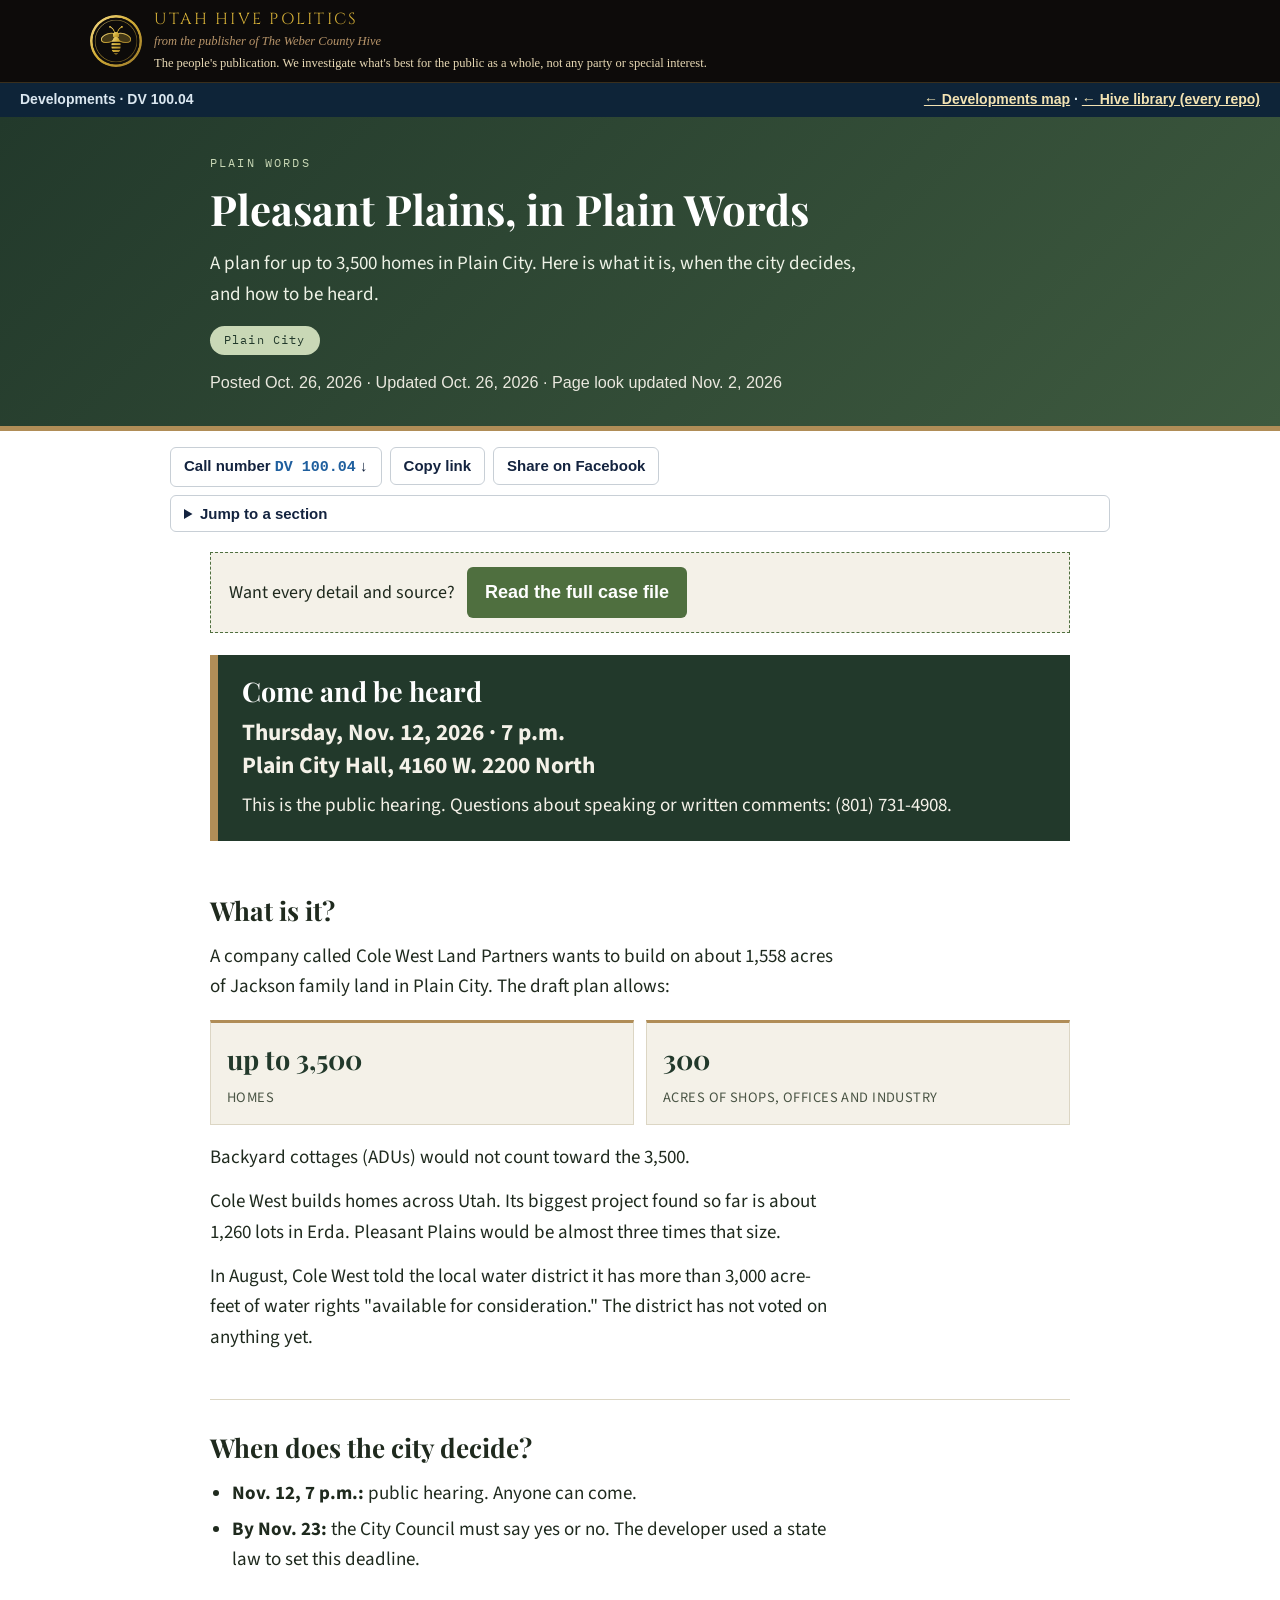
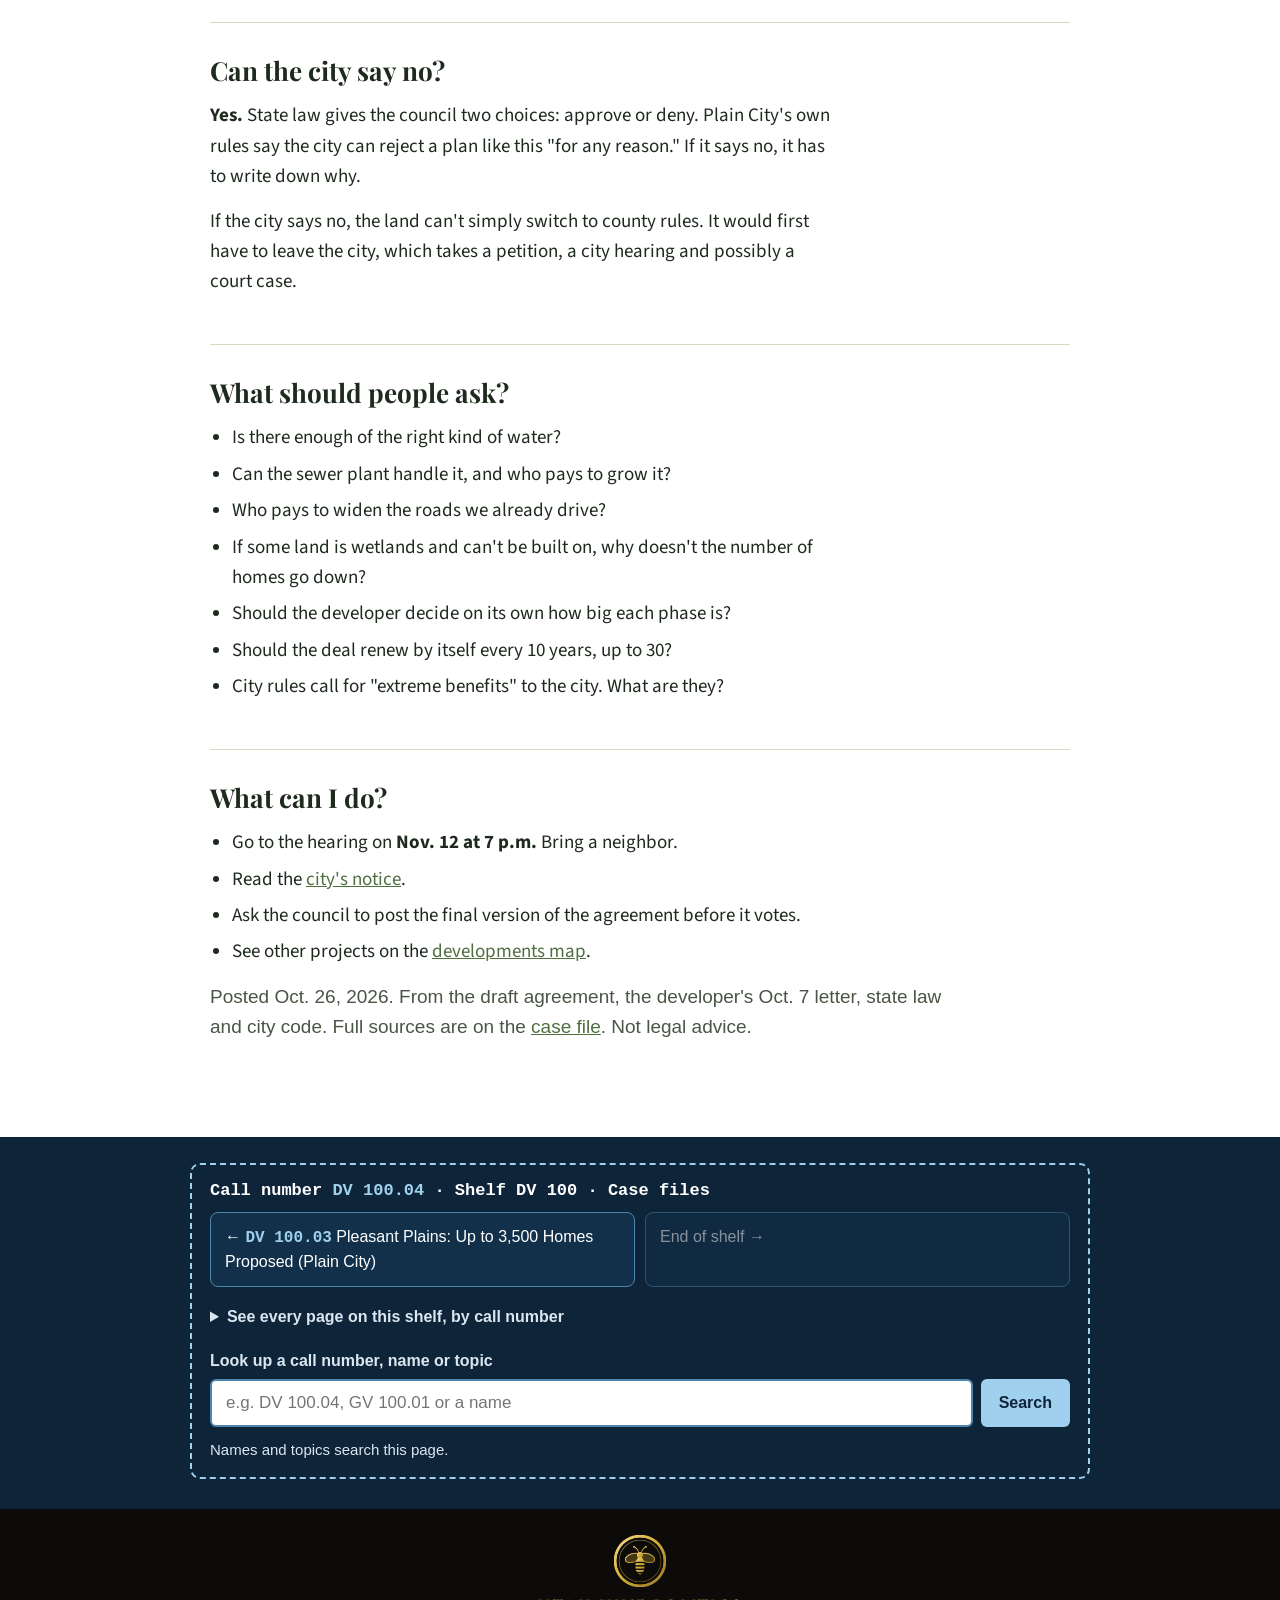
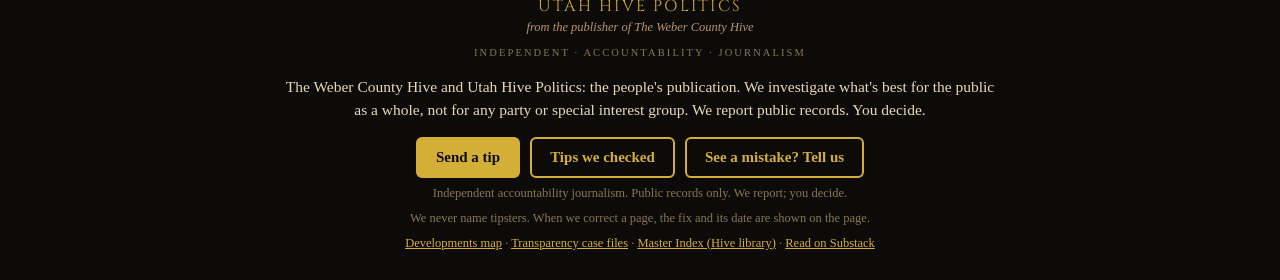
<file: pleasant-plains-plain.html>
<!DOCTYPE html>
<html lang="en">
<head>
<meta charset="UTF-8">
<meta name="viewport" content="width=device-width, initial-scale=1.0">
<title>Pleasant Plains in Plain Words | The Weber County Hive</title>
<meta name="description" content="The Pleasant Plains housing plan in Plain City, explained in plain words. Public hearing Nov. 12, 7 p.m.">
<meta property="og:type" content="article">
<meta property="og:title" content="Pleasant Plains, in Plain Words">
<meta property="og:description" content="Up to 3,500 homes proposed in Plain City. The council must decide by Nov. 23. Public hearing Nov. 12, 7 p.m.">
<meta property="og:url" content="https://weber-county-hive.github.io/developments/pleasant-plains-plain.html">
<meta property="og:image" content="https://weber-county-hive.github.io/developments/pleasant-plains-social.jpg">
<meta name="twitter:card" content="summary_large_image">
<link rel="icon" type="image/png" href="hive-bee.png">
<link rel="stylesheet" href="style.css">
<style>
.pp-attend{background:var(--band);color:#F4F1E8;border-left:8px solid var(--sand);padding:20px 24px;margin:22px 0}
.pp-attend h2{color:#fff;font-size:1.5rem;margin-bottom:8px}
.pp-attend .big{font-size:1.3rem;font-weight:700;line-height:1.4}
.pp-attend p{margin:8px 0 0}
</style>
<style>
.hbx-top{margin:0}
.hb-bar{background:#0d0b0a;border-bottom:1px solid #3a2f1c;padding:10px 20px}
.hb-bar a{display:flex;align-items:center;gap:12px;max-width:1100px;margin:0 auto;text-decoration:none}
.hb-bar img{width:52px;height:52px;border-radius:4px;display:block;flex:none}
.hb-name{font-family:'Cinzel','Trajan Pro',Georgia,serif;color:#d4af37;font-size:16px;letter-spacing:.14em;text-transform:uppercase;line-height:1.2;display:block}
.hb-sub{font-family:Georgia,serif;font-style:italic;color:#b8956a;font-size:12.5px;display:block;margin-top:2px}
.hb-line-top{font-family:Georgia,serif;color:#e8d9b5;font-size:12.5px;display:block;margin-top:3px;line-height:1.4}
.hbx-slim{background:#0e2438;color:#dbe7f0;font:600 14px/1.4 Arial,sans-serif;padding:7px 20px;display:flex;justify-content:space-between;gap:10px;flex-wrap:wrap}
.hbx-slim a{color:#F3E3B3;text-decoration:underline}
.hb-foot{background:#0d0b0a;color:#b8956a;text-align:center;padding:26px 20px 30px;font-family:Georgia,serif;line-height:1.5}
.hb-foot img{width:52px;height:52px;display:block;margin:0 auto 10px}
.hb-foot .hb-name,.hb-foot .hb-sub{display:block}
.hb-foot .hb-tag{font-size:10.5px;letter-spacing:.2em;text-transform:uppercase;color:#8a7650;margin-top:8px;display:block}
.hb-line{max-width:720px;margin:14px auto 0;color:#e8d9b5;font-size:15.5px;line-height:1.5}
.hb-tips{margin:16px 0 4px;display:flex;gap:10px;justify-content:center;flex-wrap:wrap}
.hb-btn{display:inline-block;border:2px solid #d4af37;background:#d4af37;color:#0d0b0a!important;font:700 15px Georgia,serif;padding:10px 18px;border-radius:6px;text-decoration:none!important}
.hb-btn2{background:transparent;color:#d4af37!important}
.hb-small{font-size:12.5px;color:#8a7650;margin:6px 0 0}
.hb-small a{color:#d4af37;text-decoration:underline}
.hb-foot p{max-width:720px;margin-left:auto!important;margin-right:auto!important}
.hbx-tools{max-width:980px;margin:14px auto 4px;padding:0 20px;display:flex;flex-wrap:wrap;gap:8px;align-items:flex-start;font-family:Arial,sans-serif;position:relative;z-index:2}
.hbx-tool{display:inline-block;font:700 15px Arial,sans-serif;color:#13233F!important;background:#fff;border:1px solid #c8cfd6;border-radius:6px;padding:9px 13px;text-decoration:none!important;cursor:pointer;line-height:1.2}
.hbx-tool:hover{border-color:#13233F}.hbx-cnchip b{color:#1f5f9e;font-family:ui-monospace,Menlo,monospace}
.hbx-jump{flex-basis:100%;order:5;border:1px solid #c8cfd6;border-radius:6px;background:#fff;color:#13233F}.hbx-jump summary{cursor:pointer;padding:9px 13px;font:700 15px Arial,sans-serif}
.hbx-jump ol{margin:0;padding:4px 16px 12px 36px}.hbx-jump li{margin:6px 0;font-size:16.5px}.hbx-jump a{color:#13233F}
.hbx-shelfwrap{background:#0e2438;color:#dbe7f0;padding:26px 20px 30px;font:16px/1.5 Arial,sans-serif;margin-top:48px;position:relative;z-index:1}
.hbx-shelfwrap .in{max-width:900px;margin:0 auto}
.hbx-shelf{border:2px dashed #9fd0ee;border-radius:10px;padding:16px 18px}
.hbx-cn-big{font:600 17px ui-monospace,Menlo,monospace;margin-bottom:12px;color:#fff}.hbx-cn-big b{color:#9fd0ee}
.hbx-nav{display:flex;justify-content:space-between;gap:10px;flex-wrap:wrap;margin-bottom:12px}
.hbx-nav-btn{flex:1;min-width:220px;background:#12304a;border:1px solid #4d86ad;border-radius:8px;padding:12px 14px;color:#fff!important;text-decoration:none!important;font-size:16px}.hbx-nav-btn b{color:#9fd0ee;font-family:ui-monospace,Menlo,monospace}.hbx-off{opacity:.5}
.hbx-list summary{cursor:pointer;font-weight:700;padding:6px 0}.hbx-list ol{list-style:none;margin:6px 0 0;padding:0}.hbx-list li{padding:6px 0;border-bottom:1px solid #2b4a63}.hbx-list a{color:#fff!important;text-decoration:none}
.hbx-shelf-head{color:#9fd0ee;font:600 13px ui-monospace,Menlo,monospace;letter-spacing:.1em}.hbx-cn{font-family:ui-monospace,Menlo,monospace;color:#9fd0ee;margin-right:6px}
.hbx-find{margin:14px 0 4px}.hbx-find label{display:block;font-weight:700;margin-bottom:6px}.hbx-find div{display:flex;gap:8px;flex-wrap:wrap}.hbx-find input{flex:1;min-width:0;width:100%;padding:12px 14px;font-size:17px;border:2px solid #4d86ad;border-radius:6px;color:#13233F;background:#fff}.hbx-find button{padding:12px 18px;font-size:16px;font-weight:700;background:#9fd0ee;color:#0e2438;border:0;border-radius:6px;cursor:pointer}
.hbx-search{font-size:15px;margin-top:12px}.hbx-search a,.hbx-search b{color:#9fd0ee}
.hbx-totop{display:none;position:fixed;right:16px;bottom:16px;z-index:50;background:#0e2438;color:#fff!important;border:2px solid #9fd0ee;border-radius:24px;padding:10px 16px;font:700 15px Arial,sans-serif;text-decoration:none!important;box-shadow:0 2px 8px rgba(0,0,0,.25)}
.hbx-dates{font-family:ui-monospace,Menlo,monospace;font-size:13px}
@media(max-width:600px){.hb-bar img{width:38px;height:38px}.hb-line-top{font-size:11.5px}}
@media print{.hbx-tools,.hbx-totop{display:none}}
/* Hive library standard (Nov. 2, 2026) */
.hb-foot .hb-name{font-size:16px}
.hb-foot .hb-sub{font-size:12.5px}
.hbx-tools{margin-top:16px;margin-bottom:14px}
.hbx-shelfwrap+.hb-foot{margin-top:0}
.hbx-shelf details.hbx-list li,.hbx-shelf details.hbx-list p{font-size:16px!important}
.hb-bar img[src="hive-bee.png"]{border-radius:50%}
li a,td a,p a{overflow-wrap:anywhere}
/* Larger reading text to match the other Hive repos */
.wrap p:not(.hs-date),.wrap li,.dek{font-size:19px!important;line-height:1.6}
.wrap td,.wrap th,.wrap figcaption,.wrap .note,.wrap small{font-size:17px!important}
.dev .where{font-size:17px!important}
@media(max-width:700px){.wrap table{display:block;overflow-x:auto;max-width:100%}}
</style>
</head>
<body>
<div class="hbx-top"><div class="hb-bar"><a href="https://webercountyhive.substack.com/" target="_blank" rel="noopener"><img src="hive-bee.png" alt="The Hive bee seal"><span><span class="hb-name">Utah Hive Politics</span><span class="hb-sub">from the publisher of The Weber County Hive</span><span class="hb-line-top">The people's publication. We investigate what's best for the public as a whole, not any party or special interest.</span></span></a></div>
<div class="hbx-slim"><span>Developments · DV 100.04</span><span><a href="index.html">← Developments map</a> · <a href="https://weber-county-hive.github.io/-weber-county-hive-index/">← Hive library (every repo)</a></span></div></div>

<header class="band"><div class="wrap">
  <div class="kicker">Plain words</div>
  <h1 class="title">Pleasant Plains, in Plain Words</h1>
  <p class="dek">A plan for up to 3,500 homes in Plain City. Here is what it is, when the city decides, and how to be heard.</p>
  <span class="caselabel">Plain City</span>
  <p class="hs-date">Posted Oct. 26, 2026 · Updated Oct. 26, 2026 · Page look updated Nov. 2, 2026</p>
</div></header>

<div class="wrap">
<div class="hs-plain">Want every detail and source? <a class="hs-btn" href="pleasant-plains.html">Read the full case file</a></div>

<div class="pp-attend">
  <h2>Come and be heard</h2>
  <div class="big">Thursday, Nov. 12, 2026 · 7 p.m.<br>Plain City Hall, 4160 W. 2200 North</div>
  <p>This is the public hearing. Questions about speaking or written comments: (801) 731-4908.</p>
</div>

<section class="section">
  <h2>What is it?</h2>
  <p>A company called Cole West Land Partners wants to build on about 1,558 acres of Jackson family land in Plain City. The draft plan allows:</p>
  <div class="stat-row">
    <div class="stat"><div class="num">up to 3,500</div><div class="label">Homes</div></div>
    <div class="stat"><div class="num">300</div><div class="label">Acres of shops, offices and industry</div></div>
  </div>
  <p>Backyard cottages (ADUs) would not count toward the 3,500.</p>
  <p>Cole West builds homes across Utah. Its biggest project found so far is about 1,260 lots in Erda. Pleasant Plains would be almost three times that size.</p>
  <p>In August, Cole West told the local water district it has more than 3,000 acre-feet of water rights "available for consideration." The district has not voted on anything yet.</p>
</section>

<section class="section">
  <h2>When does the city decide?</h2>
  <ul>
    <li><b>Nov. 12, 7 p.m.:</b> public hearing. Anyone can come.</li>
    <li><b>By Nov. 23:</b> the City Council must say yes or no. The developer used a state law to set this deadline.</li>
  </ul>
</section>

<section class="section">
  <h2>Can the city say no?</h2>
  <p><b>Yes.</b> State law gives the council two choices: approve or deny. Plain City's own rules say the city can reject a plan like this "for any reason." If it says no, it has to write down why.</p>
  <p>If the city says no, the land can't simply switch to county rules. It would first have to leave the city, which takes a petition, a city hearing and possibly a court case.</p>
</section>

<section class="section">
  <h2>What should people ask?</h2>
  <ul>
    <li>Is there enough of the right kind of water?</li>
    <li>Can the sewer plant handle it, and who pays to grow it?</li>
    <li>Who pays to widen the roads we already drive?</li>
    <li>If some land is wetlands and can't be built on, why doesn't the number of homes go down?</li>
    <li>Should the developer decide on its own how big each phase is?</li>
    <li>Should the deal renew by itself every 10 years, up to 30?</li>
    <li>City rules call for "extreme benefits" to the city. What are they?</li>
  </ul>
</section>

<section class="section" style="border-bottom:none">
  <h2>What can I do?</h2>
  <ul>
    <li>Go to the hearing on <b>Nov. 12 at 7 p.m.</b> Bring a neighbor.</li>
    <li>Read the <a href="https://www.plaincityutah.gov/feed/3025">city's notice</a>.</li>
    <li>Ask the council to post the final version of the agreement before it votes.</li>
    <li>See other projects on the <a href="index.html">developments map</a>.</li>
  </ul>
  <p class="hs-updates">Posted Oct. 26, 2026. From the draft agreement, the developer's Oct. 7 letter, state law and city code. Full sources are on the <a href="pleasant-plains.html#sources">case file</a>. Not legal advice.</p>
</section>
</div>

<div class="hbx-shelfwrap"><div class="in"><div class="hbx-shelf" id="hbx-shelf"></div></div></div>
<div class="hb-foot"><img src="hive-bee.png" alt=""><span class="hb-name">Utah Hive Politics</span><span class="hb-sub">from the publisher of The Weber County Hive</span><span class="hb-tag">Independent &middot; Accountability &middot; Journalism</span><p class="hb-line">The Weber County Hive and Utah Hive Politics: the people's publication. We investigate what's best for the public as a whole, not for any party or special interest group. We report public records. You decide.</p><p class="hb-tips"><a class="hb-btn" href="https://weber-county-hive.github.io/-weber-county-hive-index/tips.html#send">Send a tip</a><a class="hb-btn hb-btn2" href="https://weber-county-hive.github.io/-weber-county-hive-index/tips.html">Tips we checked</a><a class="hb-btn hb-btn2" href="https://weber-county-hive.github.io/-weber-county-hive-index/tips.html#send">See a mistake? Tell us</a></p><p class="hb-small">Independent accountability journalism. Public records only. We report; you decide.</p><p class="hb-small">We never name tipsters. When we correct a page, the fix and its date are shown on the page.</p><p class="hb-small"><a href="index.html">Developments map</a> · <a href="https://weber-county-hive.github.io/Transparency/">Transparency case files</a> · <a href="https://weber-county-hive.github.io/-weber-county-hive-index/">Master Index (Hive library)</a> · <a href="https://webercountyhive.substack.com/">Read on Substack</a></p></div>
<script src="dv-shelf.js?v=1"></script>
<script data-goatcounter="https://weberhive.goatcounter.com/count" async src="//gc.zgo.at/count.js"></script>
</body>
</html>
</file>
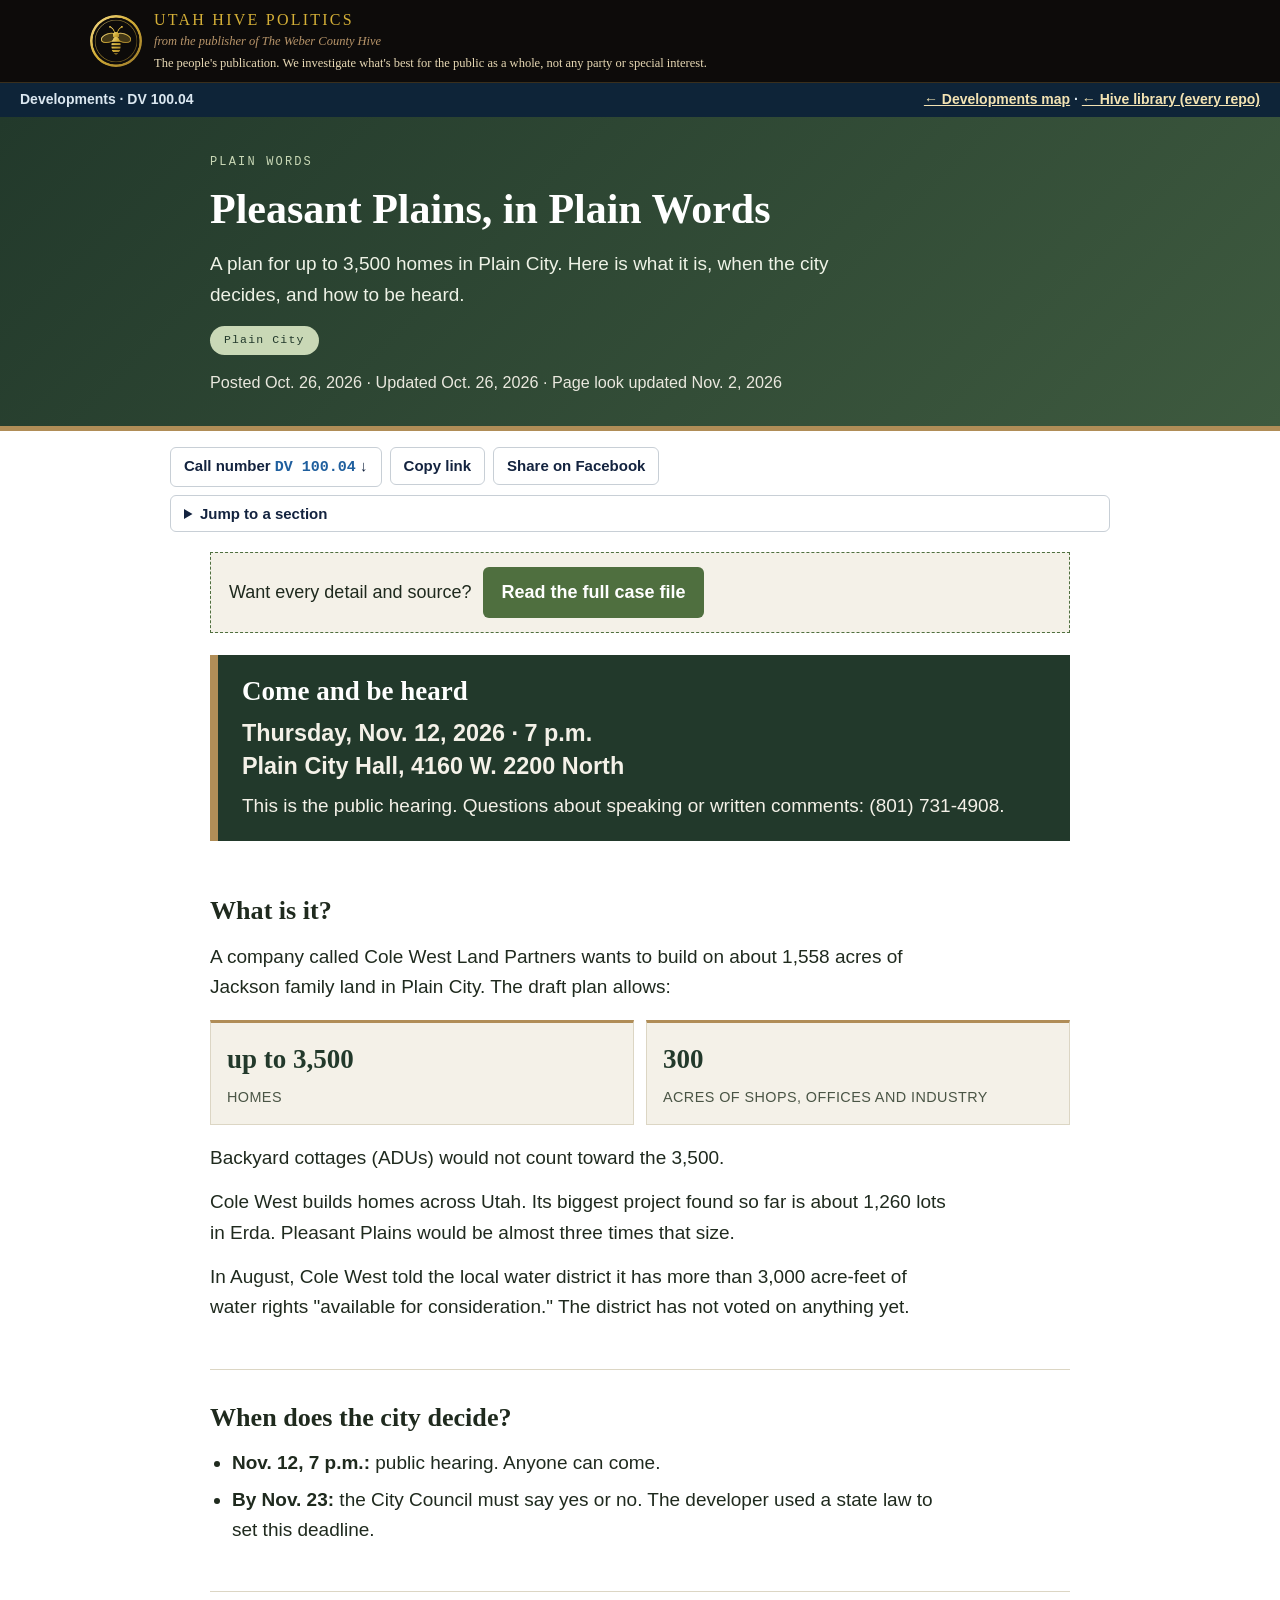
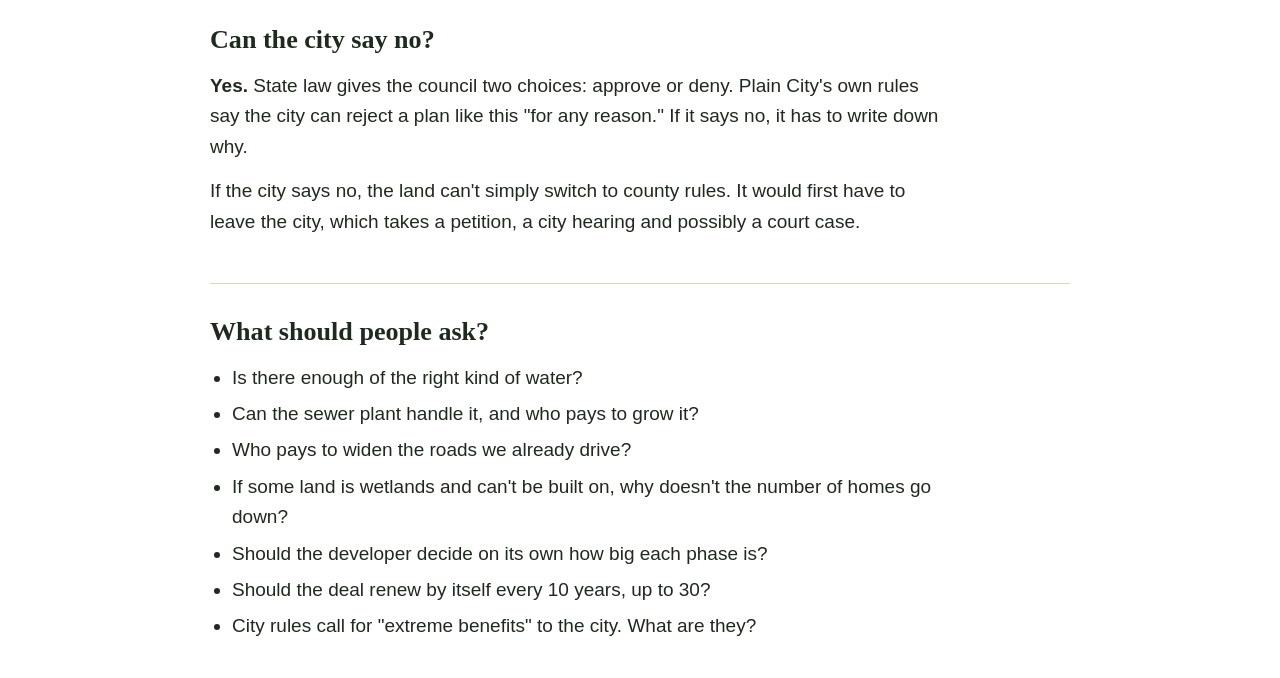
<file: PREVIEW-pleasant-plains-plain.html>
<!DOCTYPE html>
<html lang="en">
<head>
<meta charset="UTF-8">
<meta name="viewport" content="width=device-width, initial-scale=1.0">
<title>Pleasant Plains, in Plain Words</title>
<meta http-equiv="refresh" content="0; url=https://weber-county-hive.github.io/developments/pleasant-plains-plain.html">
<link rel="canonical" href="https://weber-county-hive.github.io/developments/pleasant-plains-plain.html">
<meta name="robots" content="noindex">
<style>body{margin:0;padding:40px 16px;background:#ffffff;color:#14213d;font-family:Georgia,serif;text-align:center;font-size:19px}a{color:#1f5fbf}</style>
</head>
<body>
<p>This page has moved. Taking you to <a href="https://weber-county-hive.github.io/developments/pleasant-plains-plain.html">Pleasant Plains, in Plain Words</a>&hellip;</p>
<script data-goatcounter="https://weberhive.goatcounter.com/count" async src="//gc.zgo.at/count.js"></script>
</body>
</html>
</file>
<file: style.css>
/* The Weber County Hive — Developments repo. Earth tones: sage, sand, deep green. */
@import url('https://fonts.googleapis.com/css2?family=Playfair+Display:wght@600;700&family=Source+Sans+3:ital,wght@0,400;0,600;0,700;1,400&family=IBM+Plex+Mono:wght@400;600&family=Cinzel:wght@500;600&display=swap');
:root{
  --paper:#FFFFFF; --paper-2:#F4F1E8; --ink:#1F2A1E; --ink-soft:#4A5545;
  --band:#22392B; --band-2:#3E5A3F; --accent:#4F6F3F; --accent-lt:#C9D8B6;
  --sand:#B08D57; --line:#DCD6C4;
}
*{box-sizing:border-box;margin:0;padding:0}
html{font-size:112.5%}
body{background:var(--paper);color:var(--ink);font-family:'Source Sans 3',sans-serif;line-height:1.65;font-size:1rem}
.wrap{max-width:900px;margin:0 auto;padding:0 20px}
a{color:var(--accent)}
h1,h2,h3{font-family:'Playfair Display',serif;color:var(--ink);line-height:1.25}

.hb-bar{background:#0d0b0a;border-bottom:1px solid #3a2f1c;padding:10px 20px}
.hb-bar a{display:flex;align-items:center;gap:12px;max-width:1100px;margin:0 auto;text-decoration:none}
.hb-bar img{width:52px;height:52px;border-radius:4px;display:block;flex:none}
.hb-name{font-family:'Cinzel','Trajan Pro',Georgia,serif;color:#d4af37;font-size:16px;letter-spacing:.14em;text-transform:uppercase;line-height:1.2;display:block}
.hb-sub{font-family:Georgia,serif;font-style:italic;color:#b8956a;font-size:12.5px;display:block;margin-top:2px}
.hb-foot{background:#0d0b0a;color:#b8956a;text-align:center;padding:26px 20px 30px;font-family:Georgia,serif}
.hb-foot img{width:52px;height:52px;display:block;margin:0 auto 10px}
.hb-foot .hb-name{font-size:14px}
.hb-foot .hb-tag{font-size:10.5px;letter-spacing:.2em;text-transform:uppercase;color:#8a7650;margin-top:8px;display:block}

.topbar{background:var(--ink);color:var(--accent-lt);padding:10px 0;font-family:'IBM Plex Mono',monospace;font-size:12px}
.topbar .wrap{display:flex;justify-content:space-between;align-items:center;gap:10px;flex-wrap:wrap}
.topbar a{color:var(--accent-lt);text-decoration:none}
.topbar a:hover{text-decoration:underline}

header.band{background:linear-gradient(135deg,var(--band),var(--band-2));color:#F4F1E8;padding:36px 0 30px;border-bottom:5px solid var(--sand)}
.kicker{font-family:'IBM Plex Mono',monospace;font-size:12px;letter-spacing:.18em;text-transform:uppercase;color:var(--accent-lt);margin-bottom:10px}
h1.title{font-size:clamp(28px,5vw,42px);color:#fff;font-weight:700}
.dek{margin-top:14px;font-size:1.05rem;color:#EEF2E6;max-width:680px}
.caselabel{display:inline-block;margin-top:16px;font-family:'IBM Plex Mono',monospace;font-size:11.5px;letter-spacing:.1em;color:var(--band);background:var(--accent-lt);padding:5px 14px;border-radius:20px}
.hs-date{font-family:Arial,sans-serif;font-size:.9rem;margin-top:14px;opacity:.95}

.section{padding:32px 0;border-bottom:1px solid var(--line)}
.section h2{font-size:1.45rem;margin-bottom:14px}
.section p{margin:0 0 14px;max-width:70ch}
.section ul{padding-left:22px;margin:0 0 14px}
.section li{margin-bottom:6px;max-width:68ch}

.hs-short{background:#fff;border:1px solid var(--line);border-left:6px solid var(--accent);padding:18px 22px;margin:0 0 8px}
.hs-short ul{margin:0}
.hs-toc{display:flex;flex-wrap:wrap;gap:8px;margin:20px 0}
.hs-toc b{width:100%;font-family:Arial,sans-serif;font-size:.85rem;letter-spacing:.06em;text-transform:uppercase}
.hs-toc a{font-family:Arial,sans-serif;font-size:.85rem;padding:8px 13px;border:1px solid var(--line);background:#fff;color:var(--ink);text-decoration:none;border-radius:999px}
.hs-toc a:hover{border-color:var(--accent)}
.hs-plain{display:flex;flex-wrap:wrap;align-items:center;gap:12px;background:var(--paper-2);border:1px dashed var(--accent);padding:14px 18px;margin:20px 0;font-size:1rem}
.hs-btn{display:inline-block;background:var(--accent);color:#fff !important;text-decoration:none;font-family:Arial,sans-serif;font-weight:bold;padding:11px 18px;border-radius:6px}

.wide{overflow-x:auto;margin:14px 0}
table.ledger{width:100%;border-collapse:collapse;font-size:.95rem;min-width:480px}
table.ledger th{background:var(--band);color:#F4F1E8;text-align:left;padding:9px 12px;font-family:'IBM Plex Mono',monospace;font-size:11px;letter-spacing:.04em;text-transform:uppercase}
table.ledger td{padding:9px 12px;border-bottom:1px solid var(--line);vertical-align:top}
table.ledger tr:nth-child(even) td{background:var(--paper-2)}

.stat-row{display:grid;grid-template-columns:repeat(auto-fit,minmax(150px,1fr));gap:12px;margin:18px 0}
.stat{background:var(--paper-2);border:1px solid var(--line);border-top:3px solid var(--sand);padding:14px 16px}
.stat .num{font-family:'Playfair Display',serif;font-size:1.5rem;font-weight:700;color:var(--band)}
.stat .label{margin-top:4px;font-size:.8rem;color:var(--ink-soft);text-transform:uppercase;letter-spacing:.03em}

.callout{background:var(--paper-2);border-left:4px solid var(--sand);padding:16px 20px;margin:16px 0}
.hs-upd{list-style:none;padding:0 !important;margin:0;display:grid;gap:10px}
.hs-upd li{background:#fff;border:1px solid var(--line);border-left:6px solid var(--accent);padding:12px 16px;max-width:none}
.hs-upd .d{display:block;font-family:Arial,sans-serif;font-weight:bold;font-size:.85rem;color:var(--accent);margin-bottom:4px}
.hs-flips{display:grid;grid-template-columns:repeat(auto-fit,minmax(220px,1fr));gap:12px}
.hs-flip{text-align:left;background:#fff;border:1px solid var(--line);border-top:5px solid var(--accent);padding:14px 16px;cursor:pointer;font:inherit;color:var(--ink);min-height:96px}
.hs-flip .ft{font-weight:bold;font-size:1.05rem}
.hs-flip .fh{font-family:Arial,sans-serif;font-size:.78rem;color:var(--ink-soft);margin-top:6px}
.hs-flip .fd{display:none;margin-top:8px;font-size:.95rem}
.hs-flip[aria-expanded="true"] .fd{display:block}
.hs-flip[aria-expanded="true"] .fh{display:none}
.hs-qa{display:grid;gap:10px}
.hs-qa div{background:#fff;border-left:4px solid var(--accent);padding:12px 16px;border:1px solid var(--line);border-left-width:4px}
.hs-qa b{display:block;font-family:Arial,sans-serif;font-size:.88rem;color:var(--accent);margin-bottom:4px}
.hs-cards{display:grid;grid-template-columns:repeat(auto-fit,minmax(240px,1fr));gap:12px}
.hs-cards a{display:block;background:#fff;border:1px solid var(--line);border-top:5px solid var(--sand);padding:14px 16px;text-decoration:none;color:var(--ink)}
.hs-cards a b{display:block;margin-bottom:4px}
.hs-cards a span{font-size:.9rem;color:var(--ink-soft)}
.hs-counter{display:grid;grid-template-columns:repeat(auto-fit,minmax(150px,1fr));gap:10px}
.hs-counter div{background:var(--band);color:#fff;padding:14px;text-align:center}
.hs-counter .n{font-family:Arial,sans-serif;font-size:1.7rem;font-weight:bold}
.hs-counter .l{font-size:.82rem}
.hs-updates{font-family:Arial,sans-serif;font-size:.88rem;color:var(--ink-soft);margin-top:14px}
.full-sources{border:1px solid var(--line);background:#fff}
.full-sources summary{cursor:pointer;padding:15px 20px;background:var(--paper-2);font-family:'IBM Plex Mono',monospace;font-size:12px;letter-spacing:.05em;text-transform:uppercase;color:var(--band)}
.full-sources-body{padding:16px 22px 22px;font-size:.95rem}
.full-sources-body p{margin:0 0 8px;color:var(--ink-soft);overflow-wrap:anywhere}
footer{padding:26px 0 40px;color:var(--ink-soft);font-size:.85rem}

/* Map page */
#map{height:520px;border:1px solid var(--line);border-radius:6px;margin:16px 0 8px;z-index:0}
.legend{display:flex;flex-wrap:wrap;gap:14px;font-family:Arial,sans-serif;font-size:.85rem;color:var(--ink-soft);margin:6px 0 4px}
.legend span{display:inline-flex;align-items:center;gap:6px}
.dot{width:14px;height:14px;border-radius:50%;display:inline-block;border:2px solid #fff;box-shadow:0 0 0 1px #0004}
.filters{display:flex;flex-wrap:wrap;gap:8px;margin:14px 0}
.filters button{font:inherit;font-family:Arial,sans-serif;font-size:.85rem;padding:9px 14px;border:1px solid var(--line);background:#fff;border-radius:999px;cursor:pointer;color:var(--ink)}
.filters button[aria-pressed="true"]{background:var(--band);color:#fff;border-color:var(--band)}
.filters input{flex:1 1 220px;font:inherit;padding:9px 14px;border:1px solid var(--line);border-radius:999px}
.dev-list{display:grid;gap:12px;margin-top:10px}
.dev{background:#fff;border:1px solid var(--line);border-left:6px solid var(--accent);padding:14px 18px}
.dev h3{font-size:1.15rem;margin-bottom:2px}
.dev .where{font-family:Arial,sans-serif;font-size:.85rem;color:var(--ink-soft)}
.dev .facts{font-family:Arial,sans-serif;font-size:.88rem;margin:6px 0;display:flex;flex-wrap:wrap;gap:6px 14px}
.dev .facts b{color:var(--band)}
.dev p{margin:6px 0;font-size:.97rem}
.dev .st{font-size:.92rem;color:var(--ink-soft)}
.dev .go{display:flex;flex-wrap:wrap;gap:10px;margin-top:8px;font-family:Arial,sans-serif;font-size:.9rem}
.dev .go a,.dev .go button{display:inline-block;padding:8px 13px;border-radius:5px;border:1px solid var(--accent);text-decoration:none;font:inherit;font-family:Arial,sans-serif;font-size:.88rem;background:#fff;color:var(--accent);cursor:pointer}
.dev .go a.main{background:var(--accent);color:#fff}
.tag{display:inline-block;font-family:'IBM Plex Mono',monospace;font-size:10.5px;letter-spacing:.06em;text-transform:uppercase;padding:2px 8px;border-radius:10px;color:#fff;vertical-align:middle}
.leaflet-popup-content{font-family:'Source Sans 3',sans-serif;font-size:15px}
@media(max-width:640px){#map{height:380px}.hb-bar{padding:8px 16px}.hb-bar img{width:38px;height:38px}.hb-name{font-size:13px}.hb-sub{font-size:11.5px}}
</file>
